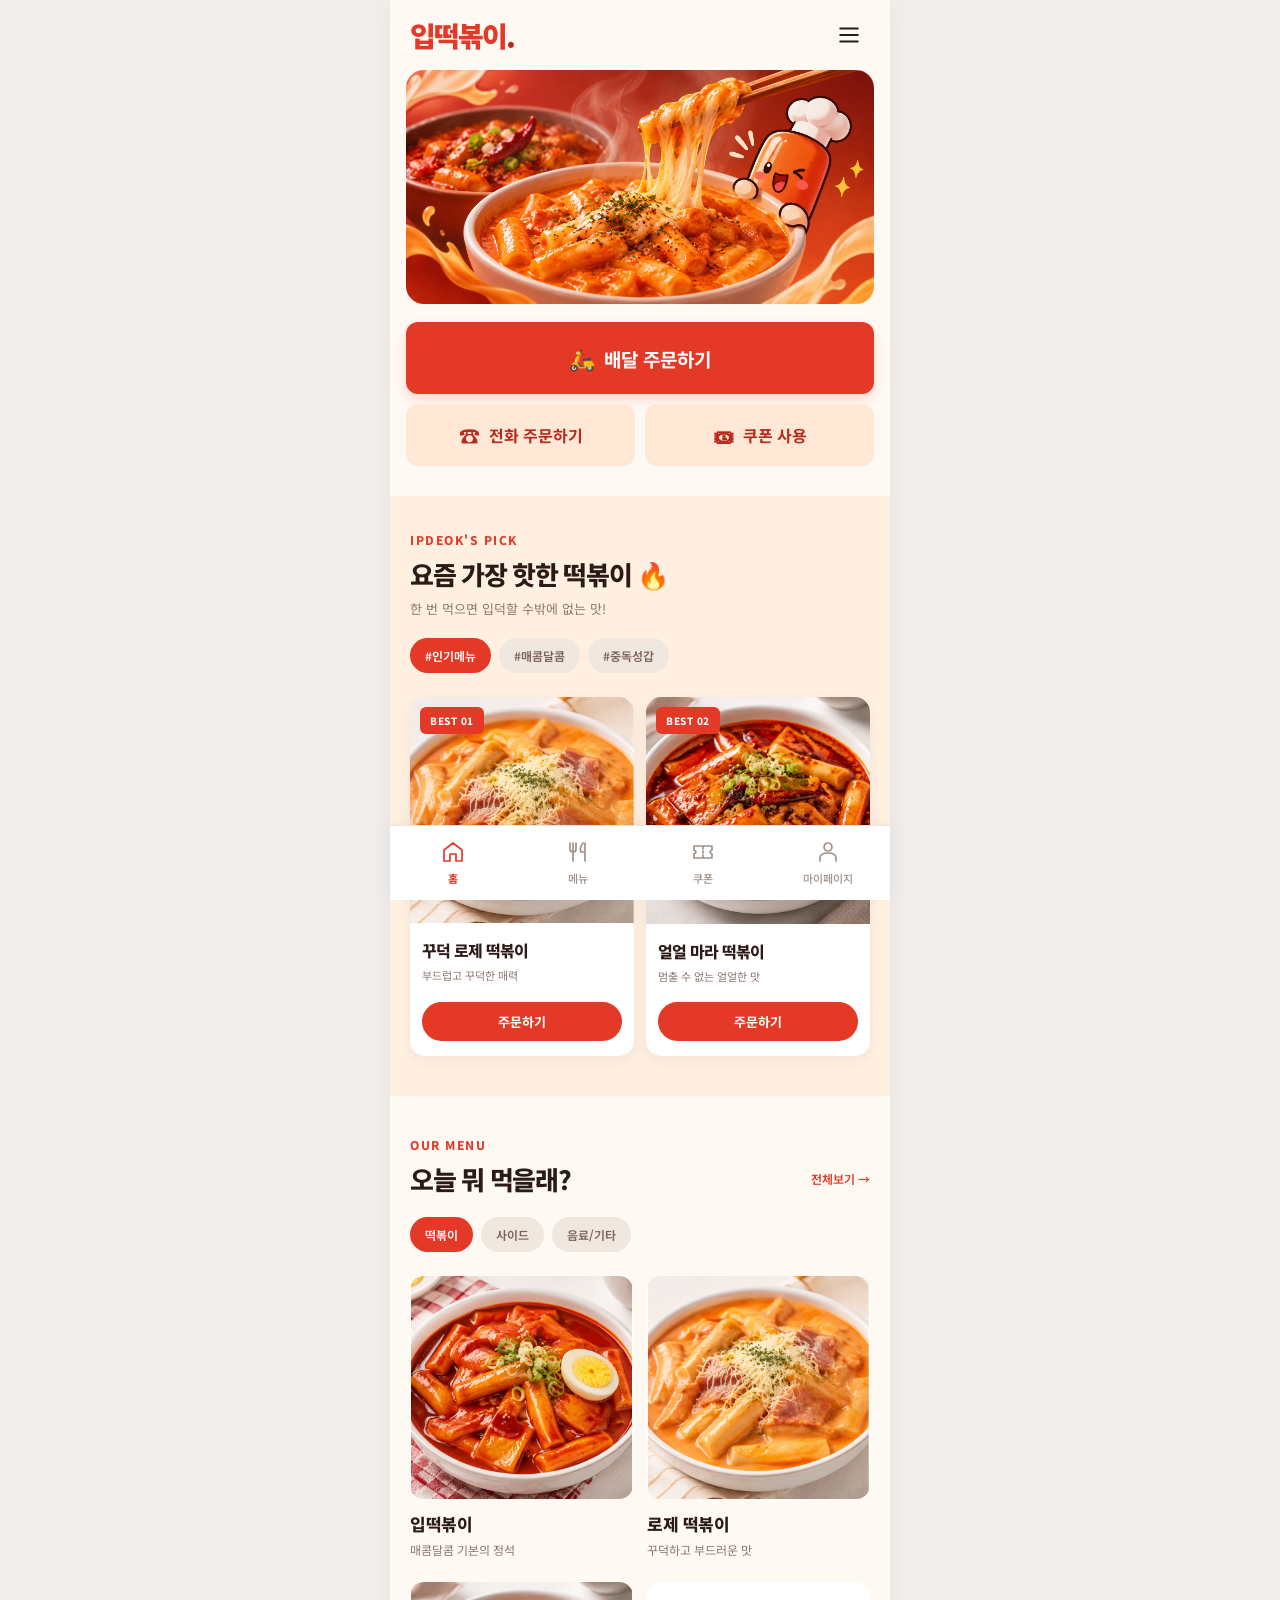
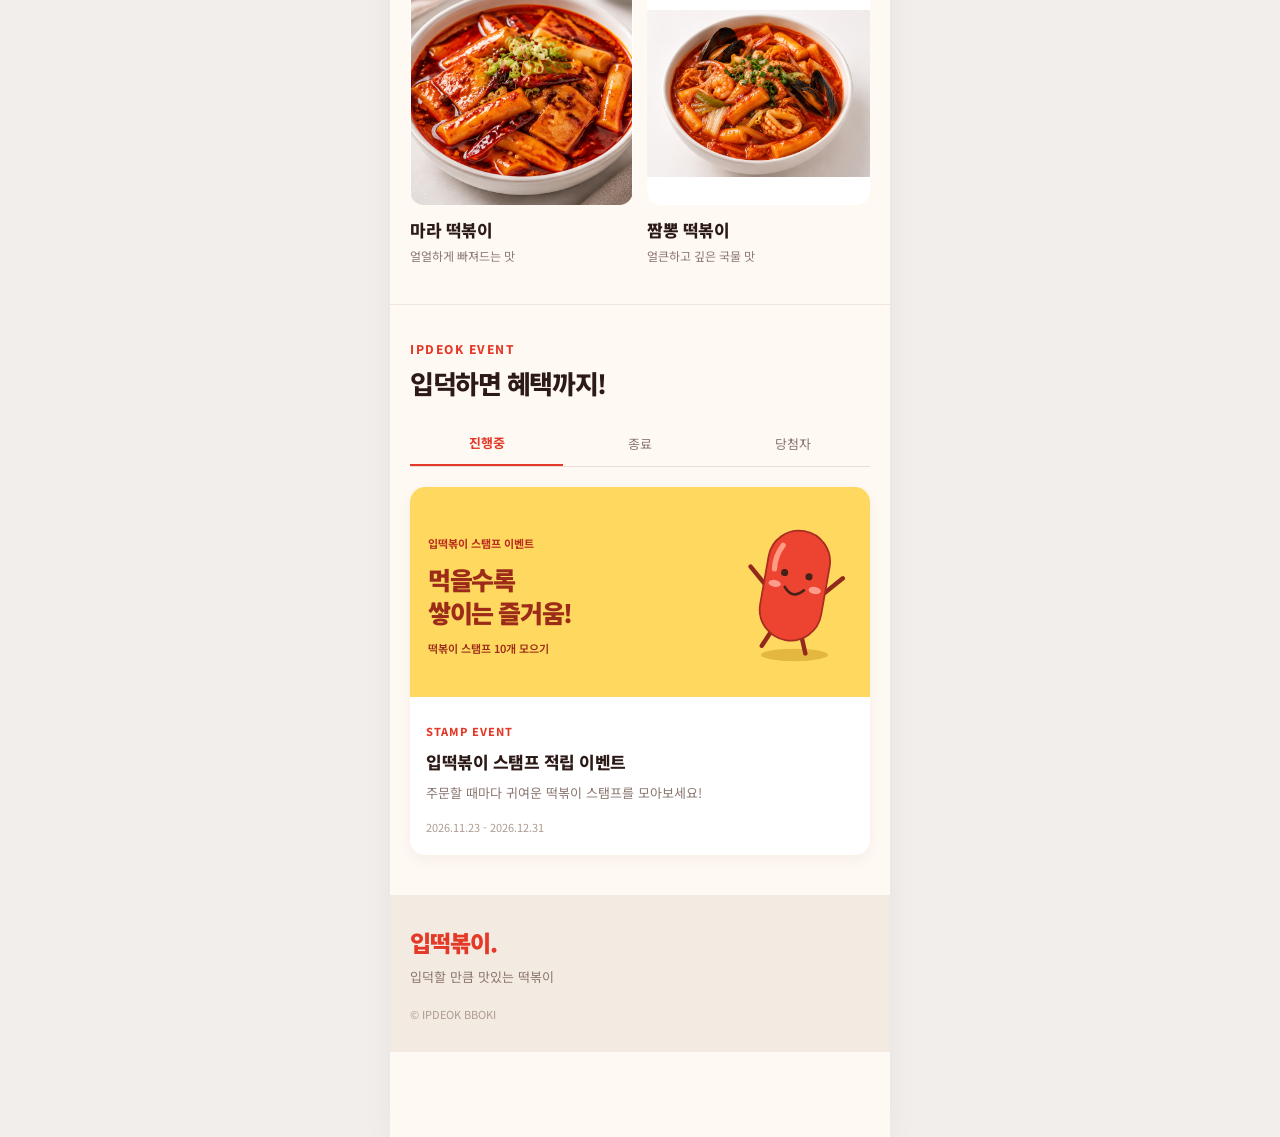
<file: ipdeok_bboki/index.html>
<!DOCTYPE html>
<html lang="ko">
<head>
    <meta charset="UTF-8">
    <meta name="viewport" content="width=device-width, initial-scale=1.0">

    <title>입떡볶이 | IPDEOK</title>

    <link rel="stylesheet" href="css/style.css">
</head>

<body>

<div id="wrap">

    <!-- =========================
         HEADER
    ========================== -->

    <header class="header">

        <a href="index.html" class="header-logo">
            입떡볶이<span>.</span>
        </a>

        <button
            type="button"
            class="menu-btn"
            id="menuBtn"
            aria-label="메뉴 열기"
            aria-expanded="false"
            aria-controls="sideMenu"
        >
            <svg width="26" height="26"
                 viewBox="0 0 24 24"
                 fill="none"
                 stroke="currentColor"
                 stroke-width="2"
                 stroke-linecap="round">

                <path d="M4 6h16"/>
                <path d="M4 12h16"/>
                <path d="M4 18h16"/>

            </svg>
        </button>

    </header>


    <!-- =========================
         메인 배너
    ========================== -->

    <section class="hero">

        <img src="img/hero.png"
             alt="입떡볶이 메인 배너">

    </section>


    <!-- =========================
         주문 버튼
    ========================== -->

    <section class="order-section">

        <button
            type="button"
            class="order-btn delivery-btn"
            onclick="location.href='sub/list/list.html'"
        >
            <span class="order-icon">🛵</span>
            배달 주문하기
        </button>

        <div class="order-btn-group">

            <button
                type="button"
                class="order-btn sub-order-btn"
                onclick="alert('전화 주문 서비스 준비 중입니다.')"
            >
                <span class="order-icon">☎</span>
                전화 주문하기
            </button>

            <button
                type="button"
                class="order-btn sub-order-btn"
                onclick="location.href='sub/payments_finish/payments_finish.html'"
            >
                <span class="order-icon">🎟</span>
                쿠폰 사용
            </button>

        </div>

    </section>


    <!-- =========================
         추천 메뉴
    ========================== -->

    <section class="recommend-section">

        <div class="section-inner">

            <p class="section-label">
                IPDEOK'S PICK
            </p>

            <h2 class="section-title">
                요즘 가장 핫한 떡볶이 🔥
            </h2>

            <p class="section-description">
                한 번 먹으면 입덕할 수밖에 없는 맛!
            </p>

            <div class="tag-group">

                <span class="tag-btn active">
                    #인기메뉴
                </span>

                <span class="tag-btn">
                    #매콤달콤
                </span>

                <span class="tag-btn">
                    #중독성갑
                </span>

            </div>


            <div class="recommend-track">

                <!-- BEST 1 -->

                <article class="recommend-card">

                    <div class="recommend-image">

                        <img src="img/menu-rose.png"
                             alt="꾸덕 로제 떡볶이">

                        <span class="best-badge">
                            BEST 01
                        </span>

                    </div>

                    <div class="recommend-info">

                        <h3>꾸덕 로제 떡볶이</h3>

                        <p>부드럽고 꾸덕한 매력</p>

                        <button
                            type="button"
                            onclick="location.href='sub/details/detail.html'"
                        >
                            주문하기
                        </button>

                    </div>

                </article>


                <!-- BEST 2 -->

                <article class="recommend-card">

                    <div class="recommend-image">

                        <img src="img/menu-mara.png"
                             alt="얼얼 마라 떡볶이">

                        <span class="best-badge">
                            BEST 02
                        </span>

                    </div>

                    <div class="recommend-info">

                        <h3>얼얼 마라 떡볶이</h3>

                        <p>멈출 수 없는 얼얼한 맛</p>

                        <button
                            type="button"
                            onclick="location.href='sub/details/detail.html'"
                        >
                            주문하기
                        </button>

                    </div>

                </article>

            </div>

        </div>

    </section>


    <!-- =========================
         전체 메뉴
    ========================== -->

    <section class="menu-section">

        <div class="section-inner">

            <p class="section-label">
                OUR MENU
            </p>

            <div class="section-heading">

                <h2 class="section-title">
                    오늘 뭐 먹을래?
                </h2>

                <a href="sub/list/list.html"
                   class="more-btn">
                    전체보기 →
                </a>

            </div>

            <div class="tag-group">

                <a href="sub/list/list.html"
                   class="tag-btn active">
                    떡볶이
                </a>

                <a href="sub/list/list.html"
                   class="tag-btn">
                    사이드
                </a>

                <a href="sub/list/list.html"
                   class="tag-btn">
                    음료/기타
                </a>

            </div>


            <div class="menu-grid">

                <!-- 일반 떡볶이 -->

                <a href="sub/details/detail.html"
                   class="menu-card">

                    <div class="menu-image">

                        <img src="img/menu-normal.png"
                             alt="입떡볶이">

                    </div>

                    <h3>입떡볶이</h3>

                    <p>매콤달콤 기본의 정석</p>

                </a>


                <!-- 로제 떡볶이 -->

                <a href="sub/details/detail.html"
                   class="menu-card">

                    <div class="menu-image">

                        <img src="img/menu-rose.png"
                             alt="로제 떡볶이">

                    </div>

                    <h3>로제 떡볶이</h3>

                    <p>꾸덕하고 부드러운 맛</p>

                </a>


                <!-- 마라 떡볶이 -->

                <a href="sub/details/detail.html"
                   class="menu-card">

                    <div class="menu-image">

                        <img src="img/menu-mara.png"
                             alt="마라 떡볶이">

                    </div>

                    <h3>마라 떡볶이</h3>

                    <p>얼얼하게 빠져드는 맛</p>

                </a>


                <!-- 짬뽕 떡볶이 -->

                <a href="sub/details/detail.html"
                   class="menu-card">

                    <div class="menu-image">

                        <img src="img/menu-jjamppong.png"
                             alt="짬뽕 떡볶이">

                    </div>

                    <h3>짬뽕 떡볶이</h3>

                    <p>얼큰하고 깊은 국물 맛</p>

                </a>

            </div>

        </div>

    </section>


    <!-- =========================
         이벤트
    ========================== -->

    <section class="event-section">

        <div class="section-inner">

            <p class="section-label">
                IPDEOK EVENT
            </p>

            <h2 class="section-title">
                입덕하면 혜택까지!
            </h2>

            <div class="event-tab-group">

                <button type="button"
                        class="event-tab active">
                    진행중
                </button>

                <button type="button"
                        class="event-tab">
                    종료
                </button>

                <button type="button"
                        class="event-tab">
                    당첨자
                </button>

            </div>


            <article class="event-card">

                <a href="sub/payments_finish/payments_finish.html"
                   class="event-banner">

                    <div class="event-banner-text">

                        <span>입떡볶이 스탬프 이벤트</span>

                        <h3>
                            먹을수록<br>
                            쌓이는 즐거움!
                        </h3>

                        <p>떡볶이 스탬프 10개 모으기</p>

                    </div>


                    <!-- 떡볶이 캐릭터 SVG -->

                    <svg class="event-character"
                         viewBox="0 0 130 170">

                        <ellipse cx="65" cy="156"
                                 rx="38" ry="7"
                                 fill="#e4b73e"/>

                        <g transform="rotate(10 65 80)">

                            <!-- 팔 -->

                            <path d="M35 85 L12 65
                                     M95 85 L117 60"
                                  stroke="#93291c"
                                  stroke-width="5"
                                  stroke-linecap="round"
                                  fill="none"/>

                            <!-- 다리 -->

                            <path d="M48 132 L40 151
                                     M82 132 L90 151"
                                  stroke="#93291c"
                                  stroke-width="5"
                                  stroke-linecap="round"
                                  fill="none"/>

                            <!-- 몸통 -->

                            <rect x="30" y="15"
                                  width="70" height="125"
                                  rx="35"
                                  fill="#ed4432"
                                  stroke="#a82c20"
                                  stroke-width="2"/>

                            <!-- 몸통 하이라이트 -->

                            <path d="M44 35 Q37 48 39 63"
                                  stroke="#ff9b83"
                                  stroke-width="6"
                                  stroke-linecap="round"
                                  fill="none"/>

                            <!-- 눈 -->

                            <circle cx="51" cy="65"
                                    r="4" fill="#44221a"/>

                            <circle cx="79" cy="65"
                                    r="4" fill="#44221a"/>

                            <!-- 입 -->

                            <path d="M54 81 Q65 94 76 81"
                                  stroke="#44221a"
                                  stroke-width="3"
                                  stroke-linecap="round"
                                  fill="none"/>

                            <!-- 볼 -->

                            <ellipse cx="42" cy="79"
                                     rx="7" ry="4"
                                     fill="#ff9d8d"/>

                            <ellipse cx="88" cy="79"
                                     rx="7" ry="4"
                                     fill="#ff9d8d"/>

                        </g>

                    </svg>

                </a>


                <div class="event-content">

                    <span class="event-subtitle">
                        STAMP EVENT
                    </span>

                    <h3 class="event-title">
                        입떡볶이 스탬프 적립 이벤트
                    </h3>

                    <p class="event-description">
                        주문할 때마다 귀여운 떡볶이
                        스탬프를 모아보세요!
                    </p>

                    <p class="event-date">
                        2026.11.23 - 2026.12.31
                    </p>

                </div>

            </article>

        </div>

    </section>


    <!-- =========================
         하단 브랜드 정보
    ========================== -->

    <footer class="brand-footer">

        <h2>입떡볶이.</h2>

        <p>입덕할 만큼 맛있는 떡볶이</p>

        <span>© IPDEOK BBOKI</span>

    </footer>


    <!-- =========================
         하단 내비게이션
    ========================== -->

    <nav class="bottom-nav">

        <a href="index.html" class="nav-item active">

            <svg viewBox="0 0 24 24">
                <path d="M3 10L12 3L21 10V21H15V14H9V21H3Z"/>
            </svg>

            <span>홈</span>

        </a>


        <a href="sub/list/list.html" class="nav-item">

            <svg viewBox="0 0 24 24">
                <path d="M4 3V9Q4 12 7 12Q10 12 10 9V3
                         M7 3V21
                         M17 3Q13 8 15 12H19
                         M19 3V21"/>
            </svg>

            <span>메뉴</span>

        </a>


        <a href="sub/payments_finish/payments_finish.html"
           class="nav-item">

            <svg viewBox="0 0 24 24">
                <path d="M3 6H21V10
                         Q17 12 21 14V18H3V14
                         Q7 12 3 10Z
                         M12 7V9
                         M12 11V13
                         M12 15V17"/>
            </svg>

            <span>쿠폰</span>

        </a>


        <button type="button"
                class="nav-item"
                id="bottomMenuBtn">

            <svg viewBox="0 0 24 24">
                <circle cx="12" cy="7" r="4"/>
                <path d="M4 21V18Q4 13 12 13Q20 13 20 18V21"/>
            </svg>

            <span>마이페이지</span>

        </button>

    </nav>

</div>


<!-- =========================
     SIDE MENU
========================== -->

<div class="menu-overlay" id="menuOverlay"></div>

<nav class="side-menu" id="sideMenu">

    <div class="side-menu-header">

        <h2>입떡볶이.</h2>

        <button type="button"
                id="closeMenuBtn"
                class="close-menu-btn"
                aria-label="메뉴 닫기">
            ×
        </button>

    </div>

    <p class="side-menu-description">
        입덕할 만큼 맛있는 떡볶이
    </p>

    <ul class="side-menu-list">

        <li>
            <a href="index.html">메인 페이지</a>
        </li>

        <li>
            <a href="sub/list/list.html">메뉴 목록</a>
        </li>

        <li>
            <a href="sub/details/detail.html">메뉴 상세</a>
        </li>

        <li>
            <a href="sub/paymetns/payments.html">
                결제 페이지
            </a>
        </li>

        <li>
            <a href="sub/payments_finish/payments_finish.html">
                결제 완료 페이지
            </a>
        </li>

    </ul>

</nav>


<!-- =========================
     JAVASCRIPT
========================== -->

<script>

    const menuBtn = document.getElementById('menuBtn');
    const sideMenu = document.getElementById('sideMenu');
    const menuOverlay = document.getElementById('menuOverlay');
    const closeMenuBtn = document.getElementById('closeMenuBtn');
    const bottomMenuBtn = document.getElementById('bottomMenuBtn');

    function openMenu() {

        sideMenu.classList.add('active');
        menuOverlay.classList.add('active');

        menuBtn.setAttribute('aria-expanded', 'true');

        document.body.style.overflow = 'hidden';

    }

    function closeMenu() {

        sideMenu.classList.remove('active');
        menuOverlay.classList.remove('active');

        menuBtn.setAttribute('aria-expanded', 'false');

        document.body.style.overflow = '';

    }

    menuBtn.addEventListener('click', function () {

        if (sideMenu.classList.contains('active')) {
            closeMenu();
        } else {
            openMenu();
        }

    });

    bottomMenuBtn.addEventListener('click', openMenu);

    closeMenuBtn.addEventListener('click', closeMenu);

    menuOverlay.addEventListener('click', closeMenu);

    document.addEventListener('keydown', function (event) {

        if (event.key === 'Escape') {
            closeMenu();
        }

    });

</script>

</body>
</html>
</file>
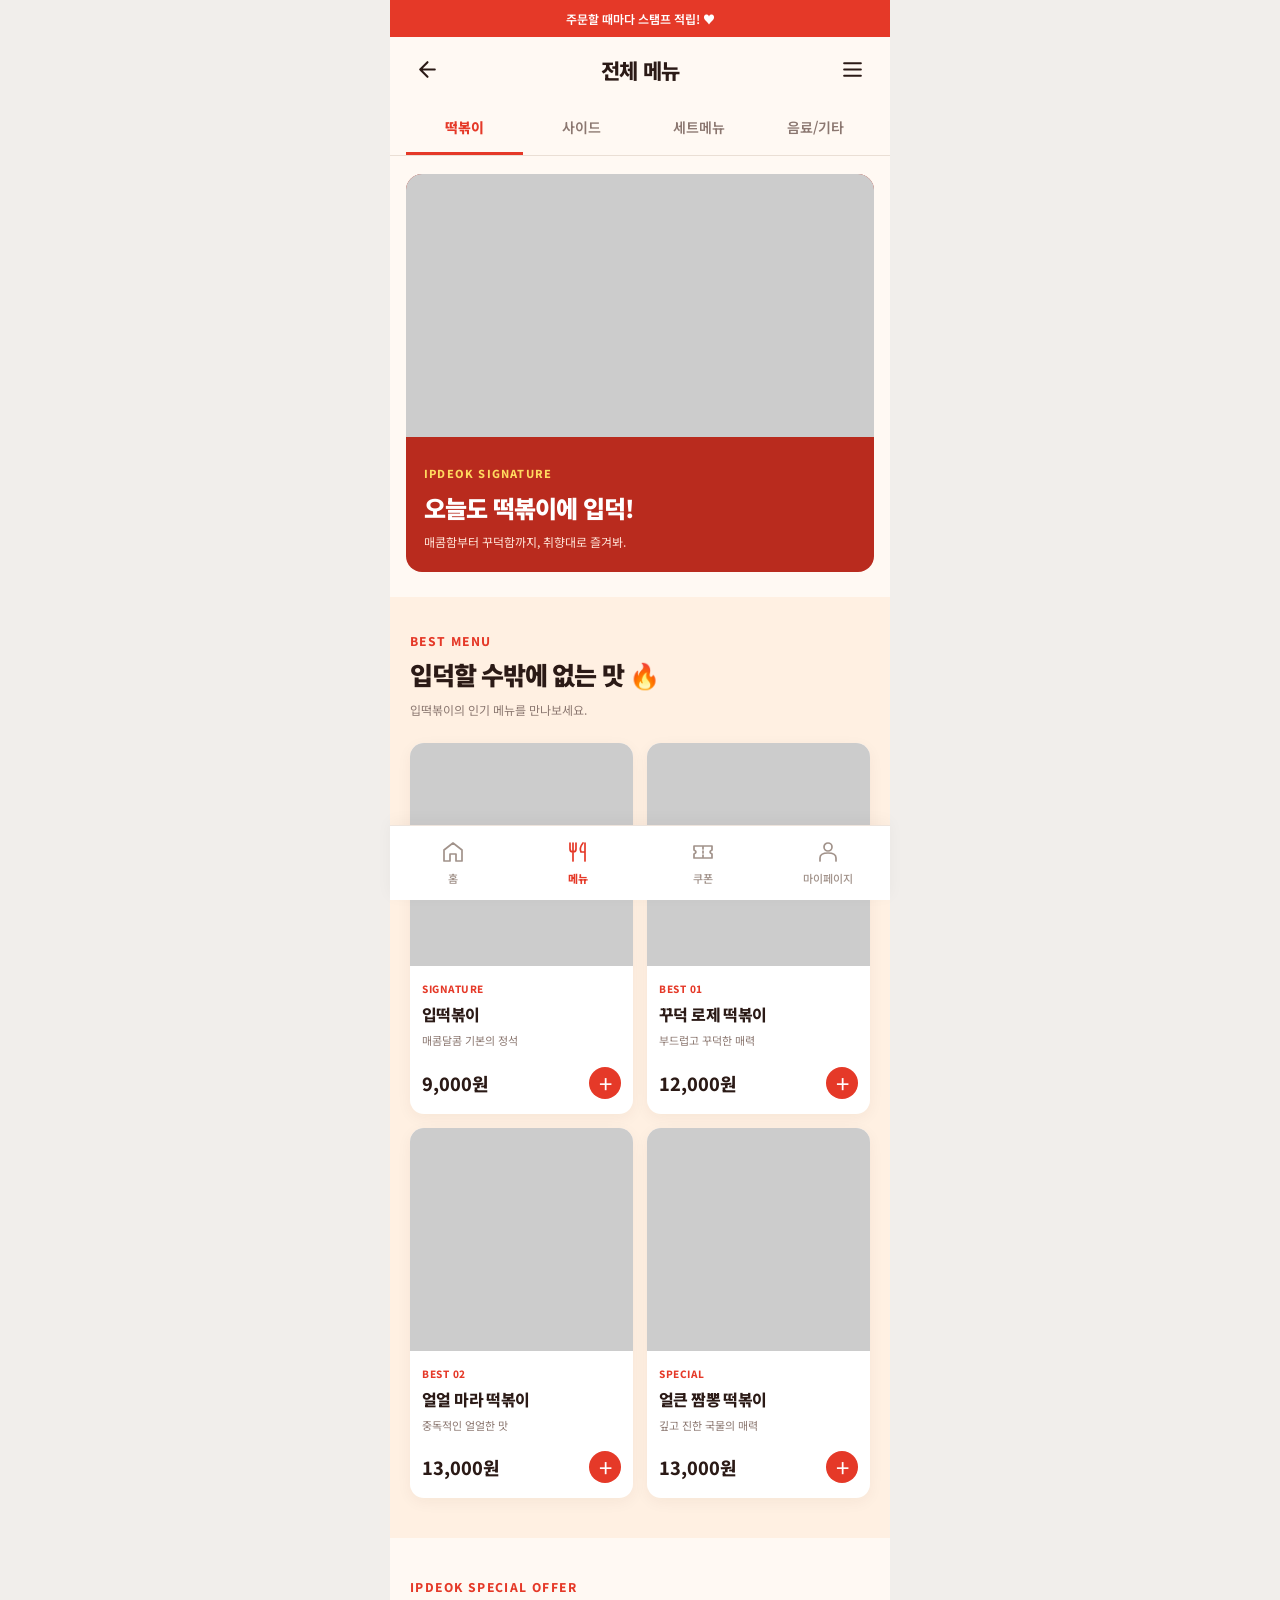
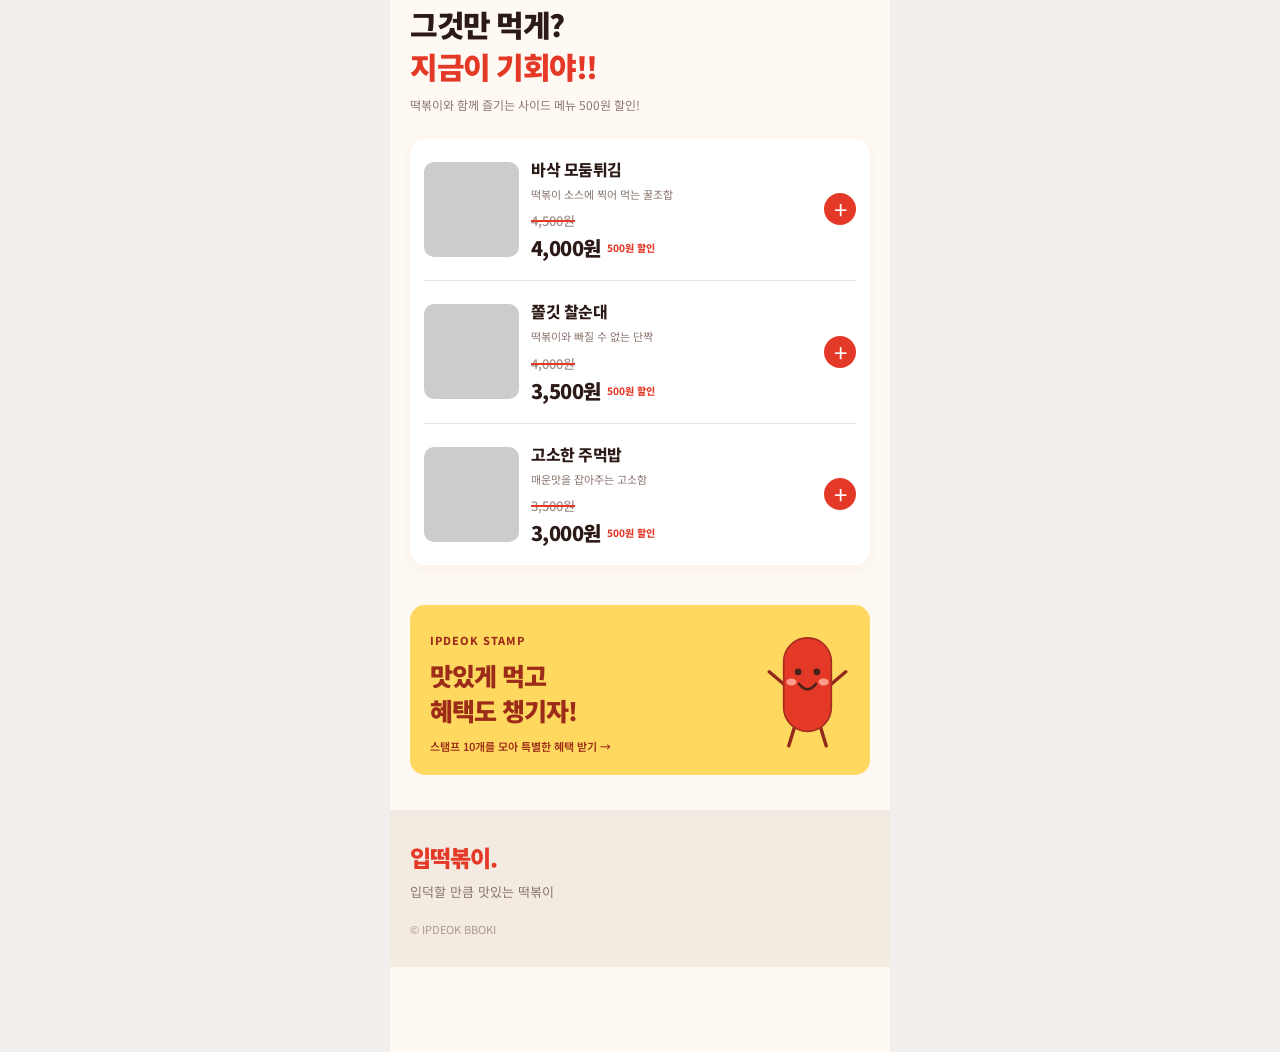
<file: ipdeok_bboki/sub/list/list.html>
<!DOCTYPE html>
<html lang="ko">
<head>
    <meta charset="UTF-8">
    <meta name="viewport" content="width=device-width, initial-scale=1.0">

    <title>전체 메뉴 | 입떡볶이</title>

    <link rel="stylesheet" href="css/list.css">

</head>

<body>

<div id="wrap">

    <!-- =========================
         상단 안내 배너
    ========================== -->

    <div class="top-banner">
        주문할 때마다 스탬프 적립! ♥
    </div>


    <!-- =========================
         HEADER
    ========================== -->

    <header class="header">

        <a href="../../index.html"
           class="back-btn"
           aria-label="메인 페이지로 돌아가기">

            <svg viewBox="0 0 24 24">
                <path d="M19 12H5 M12 5L5 12L12 19"/>
            </svg>

        </a>

        <h1>전체 메뉴</h1>

        <button type="button"
                class="menu-btn"
                id="menuBtn"
                aria-label="메뉴 열기"
                aria-expanded="false"
                aria-controls="sideMenu">

            <svg viewBox="0 0 24 24">
                <path d="M4 6H20 M4 12H20 M4 18H20"/>
            </svg>

        </button>

    </header>


    <!-- =========================
         메뉴 카테고리
    ========================== -->

    <nav class="category-nav">

        <a href="#bestMenu" class="category-btn active">
            떡볶이
        </a>

        <a href="#sideMenuSection" class="category-btn">
            사이드
        </a>

        <button type="button"
                class="category-btn"
                onclick="alert('세트메뉴 준비 중입니다.')">
            세트메뉴
        </button>

        <button type="button"
                class="category-btn"
                onclick="alert('음료 메뉴 준비 중입니다.')">
            음료/기타
        </button>

    </nav>


    <!-- =========================
         메인 배너
    ========================== -->

    <section class="hero-section">

        <div class="hero-banner">

            <!-- 나중에 이미지 추가 -->

            <div class="hero-image"></div>

            <div class="hero-content">

                <span>IPDEOK SIGNATURE</span>

                <h2>오늘도 떡볶이에 입덕!</h2>

                <p>
                    매콤함부터 꾸덕함까지,
                    취향대로 즐겨봐.
                </p>

            </div>

        </div>

    </section>


    <!-- =========================
         베스트 메뉴
    ========================== -->

    <section class="best-section" id="bestMenu">

        <div class="section-inner">

            <p class="section-label">
                BEST MENU
            </p>

            <h2 class="section-title">
                입덕할 수밖에 없는 맛 🔥
            </h2>

            <p class="section-description">
                입떡볶이의 인기 메뉴를 만나보세요.
            </p>


            <div class="product-grid">

                <!-- 일반 떡볶이 -->

                <article class="product-card">

                    <a href="../details/detail.html">

                        <div class="product-image"></div>

                    </a>

                    <div class="product-info">

                        <span class="product-label">
                            SIGNATURE
                        </span>

                        <h3>입떡볶이</h3>

                        <p>매콤달콤 기본의 정석</p>

                        <div class="price-row">

                            <strong>9,000원</strong>

                            <a href="../details/detail.html"
                               class="add-btn"
                               aria-label="입떡볶이 선택">
                                +
                            </a>

                        </div>

                    </div>

                </article>


                <!-- 로제 떡볶이 -->

                <article class="product-card">

                    <a href="../details/detail.html">

                        <div class="product-image"></div>

                    </a>

                    <div class="product-info">

                        <span class="product-label">
                            BEST 01
                        </span>

                        <h3>꾸덕 로제 떡볶이</h3>

                        <p>부드럽고 꾸덕한 매력</p>

                        <div class="price-row">

                            <strong>12,000원</strong>

                            <a href="../details/detail.html"
                               class="add-btn"
                               aria-label="로제 떡볶이 선택">
                                +
                            </a>

                        </div>

                    </div>

                </article>


                <!-- 마라 떡볶이 -->

                <article class="product-card">

                    <a href="../details/detail.html">

                        <div class="product-image"></div>

                    </a>

                    <div class="product-info">

                        <span class="product-label">
                            BEST 02
                        </span>

                        <h3>얼얼 마라 떡볶이</h3>

                        <p>중독적인 얼얼한 맛</p>

                        <div class="price-row">

                            <strong>13,000원</strong>

                            <a href="../details/detail.html"
                               class="add-btn"
                               aria-label="마라 떡볶이 선택">
                                +
                            </a>

                        </div>

                    </div>

                </article>


                <!-- 짬뽕 떡볶이 -->

                <article class="product-card">

                    <a href="../details/detail.html">

                        <div class="product-image"></div>

                    </a>

                    <div class="product-info">

                        <span class="product-label">
                            SPECIAL
                        </span>

                        <h3>얼큰 짬뽕 떡볶이</h3>

                        <p>깊고 진한 국물의 매력</p>

                        <div class="price-row">

                            <strong>13,000원</strong>

                            <a href="../details/detail.html"
                               class="add-btn"
                               aria-label="짬뽕 떡볶이 선택">
                                +
                            </a>

                        </div>

                    </div>

                </article>

            </div>

        </div>

    </section>


    <!-- =========================
         사이드 메뉴 할인 이벤트
    ========================== -->

    <section class="side-section" id="sideMenuSection">

        <div class="section-inner">

            <p class="section-label">
                IPDEOK SPECIAL OFFER
            </p>

            <h2 class="promotion-title">

                그것만 먹게?<br>

                <span>지금이 기회야!!</span>

            </h2>

            <p class="section-description">
                떡볶이와 함께 즐기는 사이드 메뉴 500원 할인!
            </p>


            <div class="side-list">

                <!-- 모둠튀김 -->

                <article class="side-card">

                    <div class="side-image"></div>

                    <div class="side-info">

                        <h3>바삭 모둠튀김</h3>

                        <p>떡볶이 소스에 찍어 먹는 꿀조합</p>

                        <del class="original-price">
                            4,500원
                        </del>

                        <div class="discount-row">

                            <strong class="discount-price">
                                4,000원
                            </strong>

                            <span class="discount-label">
                                500원 할인
                            </span>

                        </div>

                    </div>

                    <button type="button"
                            class="add-btn side-add-btn"
                            data-name="바삭 모둠튀김"
                            data-price="4000"
                            aria-label="모둠튀김 추가"
                            aria-pressed="false">
                        +
                    </button>

                </article>


                <!-- 찰순대 -->

                <article class="side-card">

                    <div class="side-image"></div>

                    <div class="side-info">

                        <h3>쫄깃 찰순대</h3>

                        <p>떡볶이와 빠질 수 없는 단짝</p>

                        <del class="original-price">
                            4,000원
                        </del>

                        <div class="discount-row">

                            <strong class="discount-price">
                                3,500원
                            </strong>

                            <span class="discount-label">
                                500원 할인
                            </span>

                        </div>

                    </div>

                    <button type="button"
                            class="add-btn side-add-btn"
                            data-name="쫄깃 찰순대"
                            data-price="3500"
                            aria-label="찰순대 추가"
                            aria-pressed="false">
                        +
                    </button>

                </article>


                <!-- 주먹밥 -->

                <article class="side-card">

                    <div class="side-image"></div>

                    <div class="side-info">

                        <h3>고소한 주먹밥</h3>

                        <p>매운맛을 잡아주는 고소함</p>

                        <del class="original-price">
                            3,500원
                        </del>

                        <div class="discount-row">

                            <strong class="discount-price">
                                3,000원
                            </strong>

                            <span class="discount-label">
                                500원 할인
                            </span>

                        </div>

                    </div>

                    <button type="button"
                            class="add-btn side-add-btn"
                            data-name="고소한 주먹밥"
                            data-price="3000"
                            aria-label="주먹밥 추가"
                            aria-pressed="false">
                        +
                    </button>

                </article>

            </div>

        </div>

    </section>


    <!-- =========================
         스탬프 이벤트 배너
    ========================== -->

    <section class="stamp-section">

        <a href="../payments_finish/payments_finish.html"
           class="stamp-banner">

            <div class="stamp-content">

                <span>IPDEOK STAMP</span>

                <h2>
                    맛있게 먹고<br>
                    혜택도 챙기자!
                </h2>

                <p>
                    스탬프 10개를 모아 특별한 혜택 받기 →
                </p>

            </div>

            <svg class="stamp-character"
                 viewBox="0 0 100 140">

                <path d="M25 65L5 48 M75 65L95 48
                         M35 112L28 135 M65 112L72 135"
                      stroke="#93291c"
                      stroke-width="4"
                      stroke-linecap="round"
                      fill="none"/>

                <rect x="22" y="8"
                      width="56" height="110"
                      rx="28"
                      fill="#e53928"
                      stroke="#a82c20"
                      stroke-width="2"/>

                <circle cx="39" cy="48" r="4"
                        fill="#44221a"/>

                <circle cx="61" cy="48" r="4"
                        fill="#44221a"/>

                <path d="M40 62Q50 75 60 62"
                      stroke="#44221a"
                      stroke-width="3"
                      stroke-linecap="round"
                      fill="none"/>

                <ellipse cx="31" cy="60"
                         rx="6" ry="4"
                         fill="#ff9d8d"/>

                <ellipse cx="69" cy="60"
                         rx="6" ry="4"
                         fill="#ff9d8d"/>

            </svg>

        </a>

    </section>


    <!-- =========================
         사이드 메뉴 선택 내역
    ========================== -->

    <section class="selection-summary"
             id="selectionSummary"
             hidden>

        <div class="selection-info">

            <p id="selectedCount">선택한 사이드 0개</p>

            <strong id="selectedTotal">0원</strong>

        </div>

        <a href="../paymetns/payments.html"
           class="payment-btn">
            결제 페이지 이동
        </a>

    </section>


    <!-- =========================
         브랜드 푸터
    ========================== -->

    <footer class="brand-footer">

        <h2>입떡볶이.</h2>

        <p>입덕할 만큼 맛있는 떡볶이</p>

        <span>© IPDEOK BBOKI</span>

    </footer>


    <!-- =========================
         하단 내비게이션
    ========================== -->

    <nav class="bottom-nav">

        <a href="../../index.html" class="nav-item">

            <svg viewBox="0 0 24 24">
                <path d="M3 10L12 3L21 10V21H15V14H9V21H3Z"/>
            </svg>

            <span>홈</span>

        </a>


        <a href="list.html" class="nav-item active">

            <svg viewBox="0 0 24 24">
                <path d="M4 3V9Q4 12 7 12Q10 12 10 9V3
                         M7 3V21
                         M17 3Q13 8 15 12H19
                         M19 3V21"/>
            </svg>

            <span>메뉴</span>

        </a>


        <a href="../payments_finish/payments_finish.html"
           class="nav-item">

            <svg viewBox="0 0 24 24">
                <path d="M3 6H21V10Q17 12 21 14V18H3V14
                         Q7 12 3 10Z
                         M12 7V9 M12 11V13 M12 15V17"/>
            </svg>

            <span>쿠폰</span>

        </a>


        <button type="button"
                class="nav-item"
                id="bottomMenuBtn">

            <svg viewBox="0 0 24 24">
                <circle cx="12" cy="7" r="4"/>
                <path d="M4 21V18Q4 13 12 13Q20 13 20 18V21"/>
            </svg>

            <span>마이페이지</span>

        </button>

    </nav>

</div>


<!-- =========================
     햄버거 슬라이드 메뉴
========================== -->

<div class="menu-overlay" id="menuOverlay"></div>

<nav class="side-menu" id="sideMenu">

    <div class="side-menu-header">

        <h2>입떡볶이.</h2>

        <button type="button"
                class="close-menu-btn"
                id="closeMenuBtn"
                aria-label="메뉴 닫기">
            ×
        </button>

    </div>

    <p class="side-menu-description">
        입덕할 만큼 맛있는 떡볶이
    </p>

    <ul class="side-menu-list">

        <li>
            <a href="../../index.html">
                메인 페이지
            </a>
        </li>

        <li>
            <a href="list.html">
                메뉴 목록
            </a>
        </li>

        <li>
            <a href="../details/detail.html">
                메뉴 상세
            </a>
        </li>

        <li>
            <a href="../paymetns/payments.html">
                결제 페이지
            </a>
        </li>

        <li>
            <a href="../payments_finish/payments_finish.html">
                결제 완료 페이지
            </a>
        </li>

    </ul>

</nav>


<!-- =========================
     JAVASCRIPT
========================== -->

<script>

    /* 햄버거 메뉴 */

    const menuBtn = document.getElementById('menuBtn');
    const sideMenu = document.getElementById('sideMenu');
    const menuOverlay = document.getElementById('menuOverlay');
    const closeMenuBtn = document.getElementById('closeMenuBtn');
    const bottomMenuBtn = document.getElementById('bottomMenuBtn');

    function openMenu() {

        sideMenu.classList.add('active');
        menuOverlay.classList.add('active');

        menuBtn.setAttribute('aria-expanded', 'true');

        document.body.style.overflow = 'hidden';

    }

    function closeMenu() {

        sideMenu.classList.remove('active');
        menuOverlay.classList.remove('active');

        menuBtn.setAttribute('aria-expanded', 'false');

        document.body.style.overflow = '';

    }

    menuBtn.addEventListener('click', function () {

        if (sideMenu.classList.contains('active')) {
            closeMenu();
        } else {
            openMenu();
        }

    });

    bottomMenuBtn.addEventListener('click', openMenu);
    closeMenuBtn.addEventListener('click', closeMenu);
    menuOverlay.addEventListener('click', closeMenu);

    document.addEventListener('keydown', function (event) {

        if (event.key === 'Escape') {
            closeMenu();
        }

    });


    /* 카테고리 선택 */

    const categoryLinks =
        document.querySelectorAll('a.category-btn');

    categoryLinks.forEach(function (link) {

        link.addEventListener('click', function () {

            categoryLinks.forEach(function (item) {
                item.classList.remove('active');
            });

            link.classList.add('active');

        });

    });


    /* 사이드 메뉴 추가 및 선택 취소 */

    const addButtons =
        document.querySelectorAll('.side-add-btn');

    const selectionSummary =
        document.getElementById('selectionSummary');

    const selectedCount =
        document.getElementById('selectedCount');

    const selectedTotal =
        document.getElementById('selectedTotal');

    const selectedItems = new Map();


    addButtons.forEach(function (button) {

        button.addEventListener('click', function () {

            const name = button.dataset.name;
            const price = Number(button.dataset.price);

            if (selectedItems.has(name)) {

                selectedItems.delete(name);

                button.classList.remove('selected');
                button.textContent = '+';
                button.setAttribute('aria-pressed', 'false');

            } else {

                selectedItems.set(name, price);

                button.classList.add('selected');
                button.textContent = '✓';
                button.setAttribute('aria-pressed', 'true');

            }

            updateSelection();

        });

    });


    function updateSelection() {

        let total = 0;

        selectedItems.forEach(function (price) {
            total += price;
        });

        selectedCount.textContent =
            '선택한 사이드 ' + selectedItems.size + '개';

        selectedTotal.textContent =
            total.toLocaleString('ko-KR') + '원';

        selectionSummary.hidden =
            selectedItems.size === 0;

    }

</script>

</body>
</html>
</file>
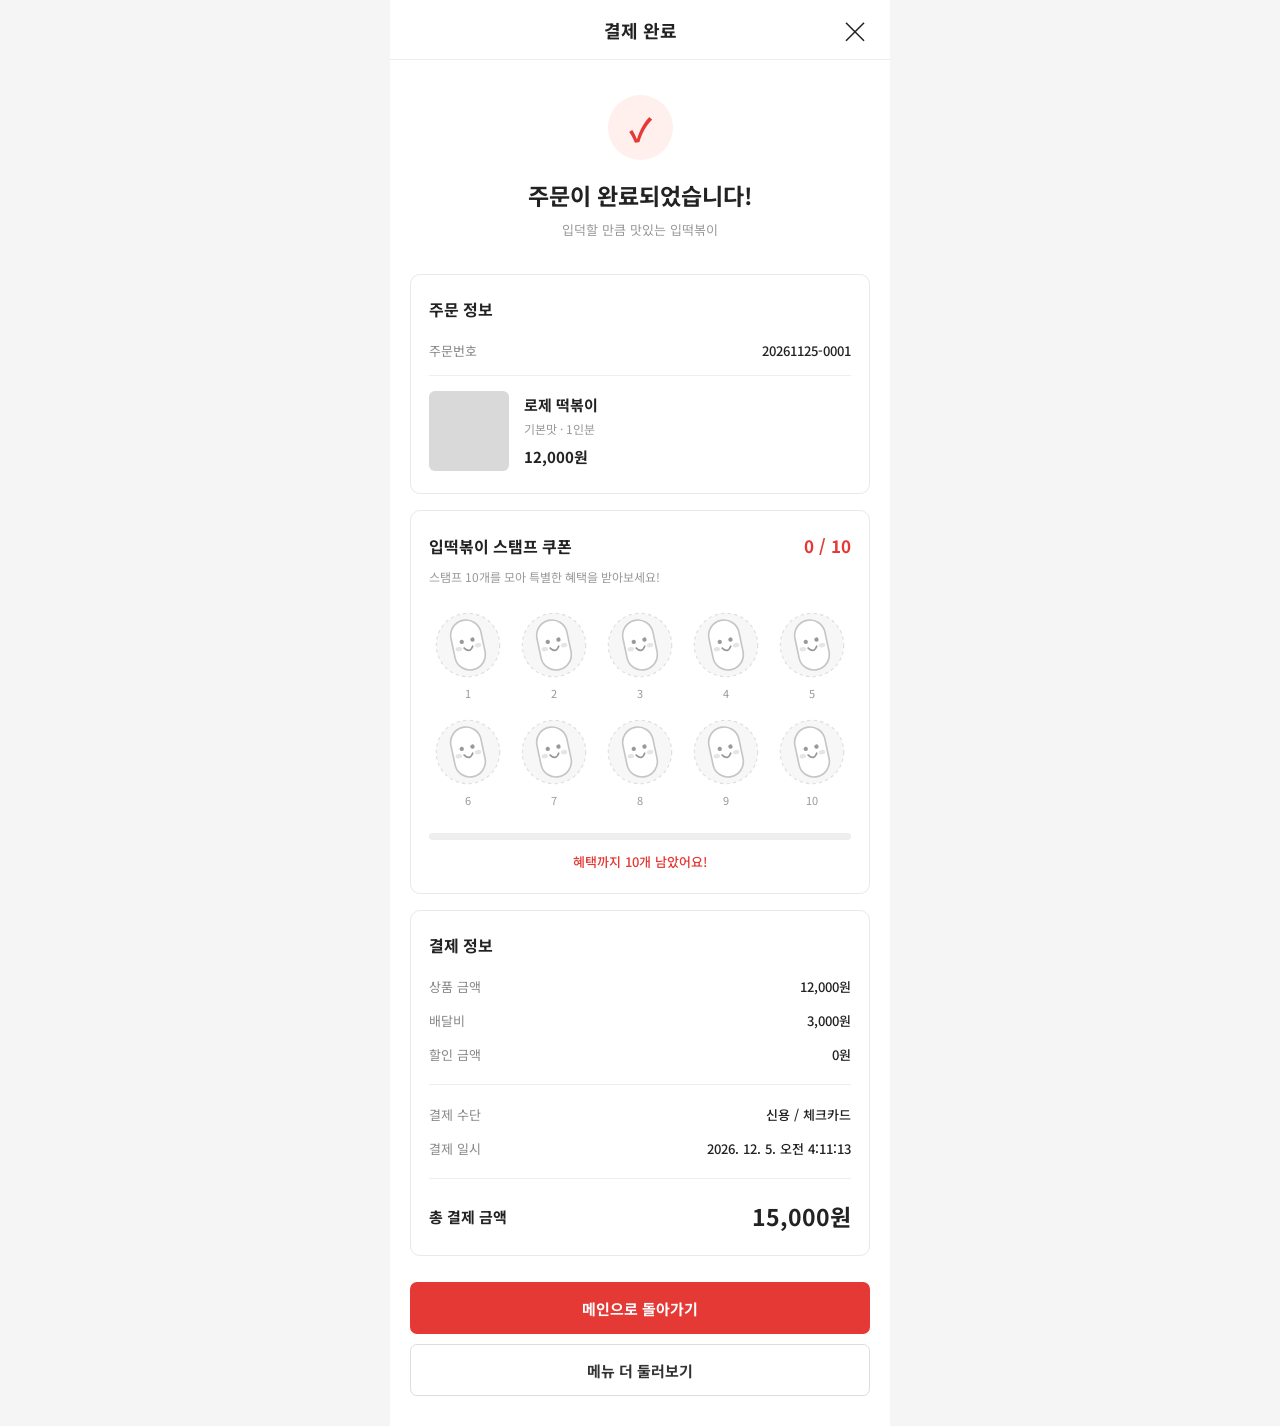
<file: ipdeok_bboki/sub/payments_finish/payments_finish.html>
<!DOCTYPE html>
<html lang="ko">
<head>
    <meta charset="UTF-8">
    <meta name="viewport" content="width=device-width, initial-scale=1.0">

    <title>입떡볶이 - 결제 완료</title>

    <link rel="stylesheet" href="css/payments.css">
</head>
<body>

<div class="finish-wrap">

    <!-- =========================
         HEADER
    ========================== -->

    <header class="finish-header">

        <h1>결제 완료</h1>

        <a href="../../index.html" class="close-btn">
            ×
        </a>

    </header>


    <!-- =========================
         결제 완료 안내
    ========================== -->

    <section class="success-section">

        <div class="success-icon">✓</div>

        <h2>주문이 완료되었습니다!</h2>

        <p>입덕할 만큼 맛있는 입떡볶이</p>

    </section>


    <!-- =========================
         주문 정보
    ========================== -->

    <section class="finish-card">

        <h2 class="card-title">주문 정보</h2>

        <div class="info-row">
            <span>주문번호</span>
            <strong>20261125-0001</strong>
        </div>

        <div class="product-box">

            <div class="product-image"></div>

            <div class="product-info">
                <h3>로제 떡볶이</h3>
                <p>기본맛 · 1인분</p>
                <strong>12,000원</strong>
            </div>

        </div>

    </section>


    <!-- =========================
         스탬프 쿠폰
    ========================== -->

    <section class="finish-card stamp-card">

        <div class="stamp-header">

            <h2 class="card-title">
                입떡볶이 스탬프 쿠폰
            </h2>

            <strong class="stamp-count" id="stampCount">
                1 / 10
            </strong>

        </div>

        <p class="stamp-description">
            스탬프 10개를 모아 특별한 혜택을 받아보세요!
        </p>

        <!-- 떡볶이 캐릭터 10개 -->
        <div class="stamp-grid" id="stampGrid"></div>

        <!-- 적립 진행바 -->
        <div class="stamp-progress">
            <div class="progress-bar" id="progressBar"></div>
        </div>

        <p class="stamp-message" id="stampMessage">
            혜택까지 9개 남았어요!
        </p>

    </section>


    <!-- =========================
         결제 정보
    ========================== -->

    <section class="finish-card">

        <h2 class="card-title">결제 정보</h2>

        <div class="info-row">
            <span>상품 금액</span>
            <strong>12,000원</strong>
        </div>

        <div class="info-row">
            <span>배달비</span>
            <strong>3,000원</strong>
        </div>

        <div class="info-row">
            <span>할인 금액</span>
            <strong>0원</strong>
        </div>

        <div class="line"></div>

        <div class="info-row">
            <span>결제 수단</span>
            <strong>신용 / 체크카드</strong>
        </div>

        <div class="info-row">
            <span>결제 일시</span>
            <strong id="paymentDate"></strong>
        </div>

        <div class="total-price">

            <span>총 결제 금액</span>

            <strong>15,000원</strong>

        </div>

    </section>


    <!-- =========================
         페이지 이동 버튼
    ========================== -->

    <footer class="finish-footer">

        <a href="../../index.html" class="home-btn">
            메인으로 돌아가기
        </a>

        <a href="../list/list.html" class="list-btn">
            메뉴 더 둘러보기
        </a>

    </footer>

</div>


<!-- =========================
     JAVASCRIPT
========================== -->

<script>

    const MAX_STAMPS = 10;

    // 결제 페이지에서 전달된 주문 확인
    const params = new URLSearchParams(location.search);
    const orderId = params.get('order');

    let stampCount = Number(
        localStorage.getItem('ipdeokStamp') || 0
    );

    // 동일한 주문의 중복 적립 방지
    if (orderId) {

        const orderKey = 'ipdeokOrder_' + orderId;

        if (!localStorage.getItem(orderKey)) {

            stampCount = Math.min(
                stampCount + 1,
                MAX_STAMPS
            );

            localStorage.setItem(
                'ipdeokStamp',
                stampCount
            );

            localStorage.setItem(orderKey, 'true');

        }

    }

    const stampGrid = document.getElementById('stampGrid');

    // 떡볶이 캐릭터 10개 생성
    for (let i = 0; i < MAX_STAMPS; i++) {

        const stamp = document.createElement('div');

        stamp.className = 'stamp-item';

        if (i < stampCount) {
            stamp.classList.add('filled');
        }

        stamp.innerHTML = `

            <svg viewBox="0 0 64 64">

                <circle
                    class="stamp-circle"
                    cx="32"
                    cy="32"
                    r="29"
                />

                <g transform="rotate(-12 32 32)">

                    <!-- 떡볶이 몸통 -->
                    <rect
                        class="rice-cake"
                        x="18"
                        y="9"
                        width="28"
                        height="46"
                        rx="14"
                    />

                    <!-- 눈 -->
                    <circle
                        class="face"
                        cx="27"
                        cy="28"
                        r="2"
                    />

                    <circle
                        class="face"
                        cx="37"
                        cy="28"
                        r="2"
                    />

                    <!-- 입 -->
                    <path
                        class="smile"
                        d="M28 34 Q32 40 36 34"
                    />

                    <!-- 볼 -->
                    <ellipse
                        class="cheek"
                        cx="23"
                        cy="34"
                        rx="3"
                        ry="2"
                    />

                    <ellipse
                        class="cheek"
                        cx="41"
                        cy="34"
                        rx="3"
                        ry="2"
                    />

                </g>

            </svg>

            <span>${i + 1}</span>

        `;

        stampGrid.appendChild(stamp);

    }


    // 스탬프 개수 표시
    document.getElementById('stampCount').textContent =
        stampCount + ' / ' + MAX_STAMPS;


    // 진행바 표시
    document.getElementById('progressBar').style.width =
        (stampCount / MAX_STAMPS * 100) + '%';


    // 적립 안내 문구
    const remaining = MAX_STAMPS - stampCount;

    document.getElementById('stampMessage').textContent =
        remaining === 0
        ? '스탬프 적립 완료! 혜택을 받아보세요.'
        : '혜택까지 ' + remaining + '개 남았어요!';


    // 결제 일시 표시
    const paymentTime = orderId && /^\d+$/.test(orderId)
        ? new Date(Number(orderId))
        : new Date();

    document.getElementById('paymentDate').textContent =
        paymentTime.toLocaleString('ko-KR');

</script>

</body>
</html>
</file>
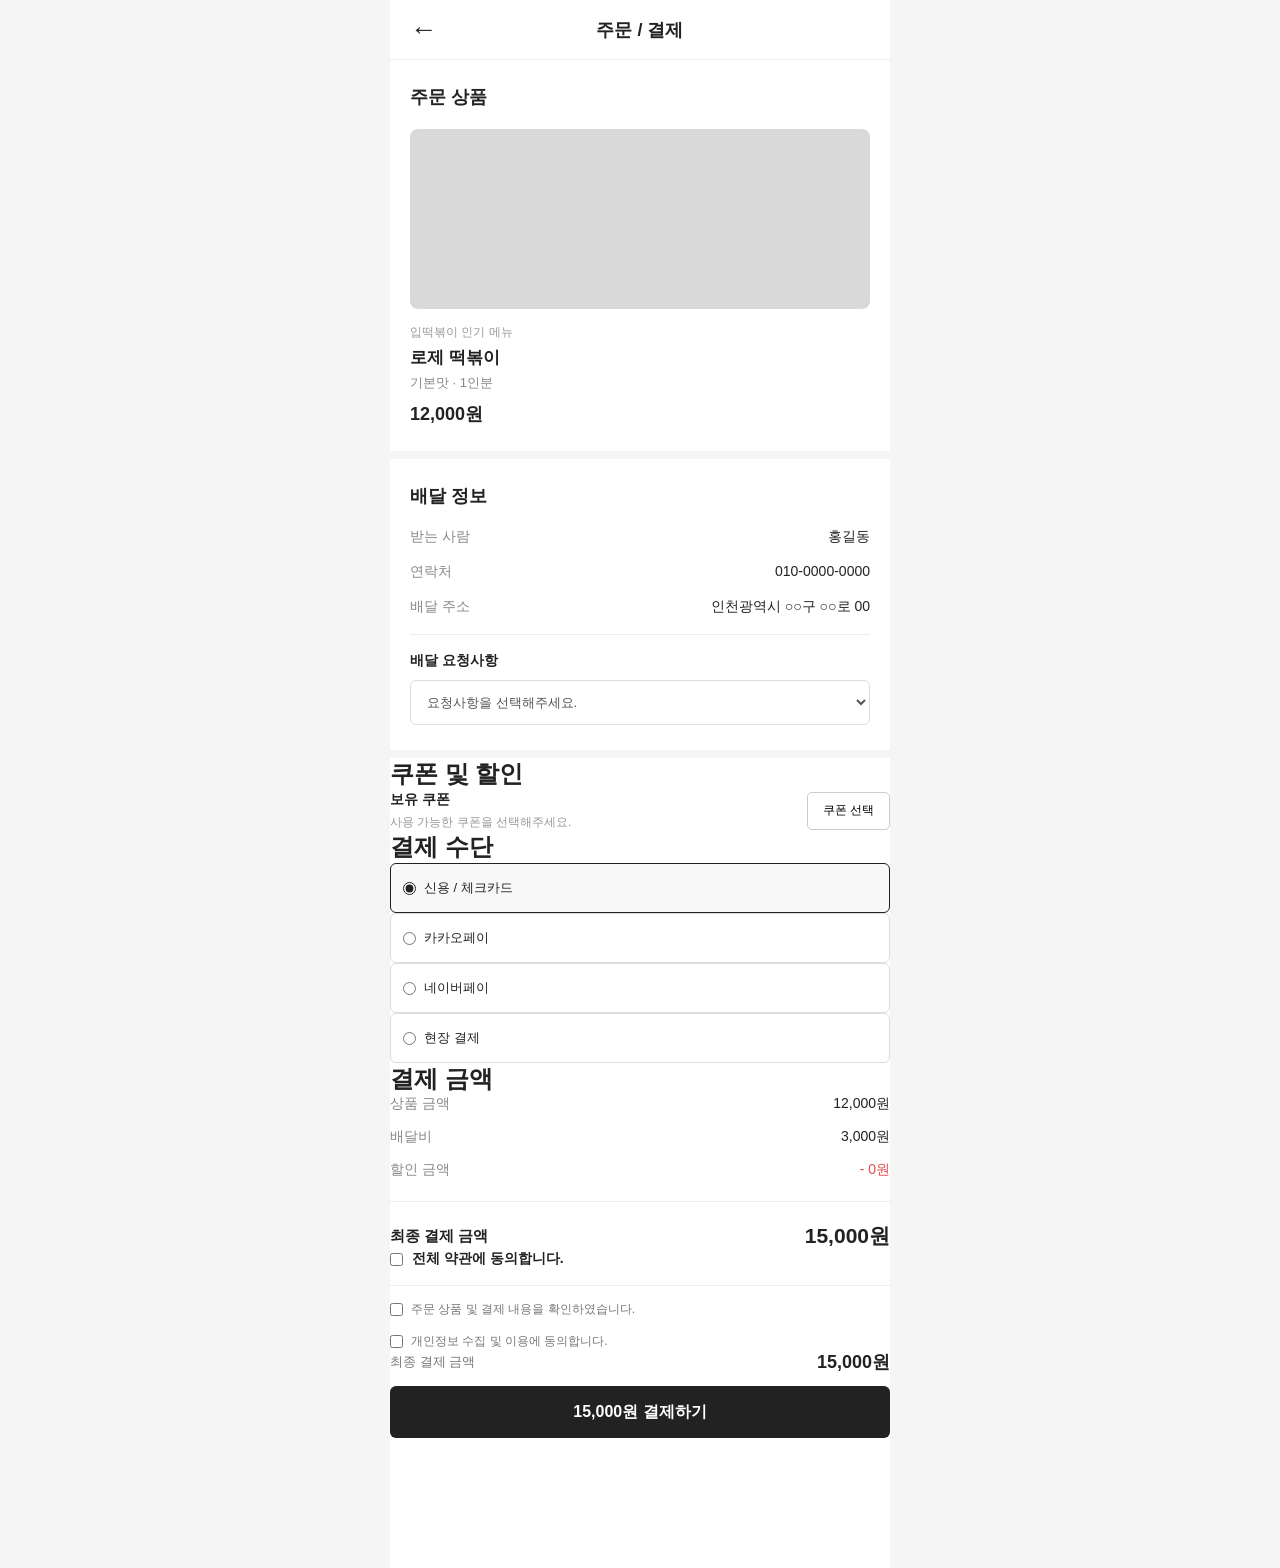
<file: ipdeok_bboki/sub/paymetns/payments.html>
<!DOCTYPE html>
<html lang="ko">
<head>
    <meta charset="UTF-8">
    <meta name="viewport" content="width=device-width, initial-scale=1.0">
    <title>입떡볶이 - 결제하기</title>
   <link rel="stylesheet" href="css/payments.css">
</head>
<body>

<div class="payment-wrap">

    <!-- 헤더 -->
    <header class="payment-header">
        <a href="../details/details.html" class="back-btn">←</a>
        <h1>주문 / 결제</h1>
    </header>

    <!-- 주문 상품 -->
    <section class="payment-section product-section">
        <h2>주문 상품</h2>

        <div class="product-card">
            <div class="product-image"></div>

            <div class="product-info">
                <span class="product-category">입떡볶이 인기 메뉴</span>
                <h3>로제 떡볶이</h3>
                <p>기본맛 · 1인분</p>
                <strong class="product-price">12,000원</strong>
            </div>
        </div>
    </section>

    <!-- 배달 정보 -->
    <section class="payment-section">
        <h2>배달 정보</h2>

        <div class="info-row">
            <span>받는 사람</span>
            <strong>홍길동</strong>
        </div>

        <div class="info-row">
            <span>연락처</span>
            <strong>010-0000-0000</strong>
        </div>

        <div class="info-row address-row">
            <span>배달 주소</span>
            <strong>인천광역시 ○○구 ○○로 00</strong>
        </div>

        <div class="delivery-request">
            <label for="request">배달 요청사항</label>
            <select id="request">
                <option>요청사항을 선택해주세요.</option>
                <option>문 앞에 놓아주세요.</option>
                <option>벨을 눌러주세요.</option>
                <option>배송 전에 연락주세요.</option>
            </select>
        </div>
    </section>

    <!-- 쿠폰 -->
    <section class="payments-section">
        <h2>쿠폰 및 할인</h2>

        <div class="coupon-box">
            <div>
                <strong>보유 쿠폰</strong>
                <p>사용 가능한 쿠폰을 선택해주세요.</p>
            </div>
            <button type="button" class="coupon-btn">쿠폰 선택</button>
        </div>
    </section>

    <!-- 결제 수단 -->
    <section class="payments-section">
        <h2>결제 수단</h2>

        <div class="payments-methods">
            <label class="method-item">
                <input type="radio" name="payment" value="card" checked>
                <span>신용 / 체크카드</span>
            </label>

            <label class="method-item">
                <input type="radio" name="payment" value="kakao">
                <span>카카오페이</span>
            </label>

            <label class="method-item">
                <input type="radio" name="payment" value="naver">
                <span>네이버페이</span>
            </label>

            <label class="method-item">
                <input type="radio" name="payment" value="cash">
                <span>현장 결제</span>
            </label>
        </div>
    </section>

    <!-- 결제 금액 -->
    <section class="payments-section price-section">
        <h2>결제 금액</h2>

        <div class="price-row">
            <span>상품 금액</span>
            <strong>12,000원</strong>
        </div>

        <div class="price-row">
            <span>배달비</span>
            <strong>3,000원</strong>
        </div>

        <div class="price-row discount">
            <span>할인 금액</span>
            <strong>- 0원</strong>
        </div>

        <div class="total-price">
            <span>최종 결제 금액</span>
            <strong>15,000원</strong>
        </div>
    </section>

    <!-- 약관 동의 -->
    <section class="payments-section agreement-section">
        <label class="agreement-all">
            <input type="checkbox" id="agreeAll">
            <strong>전체 약관에 동의합니다.</strong>
        </label>

        <div class="agreement-item">
            <label>
                <input type="checkbox" class="agree-check">
                주문 상품 및 결제 내용을 확인하였습니다.
            </label>
        </div>

        <div class="agreement-item">
            <label>
                <input type="checkbox" class="agree-check">
                개인정보 수집 및 이용에 동의합니다.
            </label>
        </div>
    </section>

    <!-- 하단 결제 버튼 -->
    <footer class="payments-footer">
        <div class="footer-price">
            <span>최종 결제 금액</span>
            <strong>15,000원</strong>
        </div>

<button
    type="button"
    class="pay-btn"
    onclick="completePayment()"
>
    15,000원 결제하기
</button>
    </footer>

</div>

<script>
    const agreeAll = document.querySelector("#agreeAll");
    const agreeChecks = document.querySelectorAll(".agree-check");

    agreeAll.addEventListener("change", function () {
        agreeChecks.forEach(check => {
            check.checked = agreeAll.checked;
        });
    });

    agreeChecks.forEach(check => {
        check.addEventListener("change", function () {
            agreeAll.checked = [...agreeChecks].every(item => item.checked);
        });
    });
    
</script>

</body>
</html>
</file>
<file: ipdeok_bboki/css/style.css>
@import url('https://fonts.googleapis.com/css2?family=Noto+Sans+KR:wght@300;400;500;600;700;800;900&display=swap');


/* ==============================
   브랜드 컬러
============================== */

:root {

    --main-red: #e53928;
    --dark-red: #b92b1e;
    --cream: #fff9f3;
    --light-orange: #fff0e2;
    --soft-orange: #ffe8d6;
    --yellow: #ffd95f;
    --text-color: #2b1a16;
    --sub-text: #8b7770;
    --white: #ffffff;

}


/* ==============================
   기본 설정
============================== */

* {
    margin: 0;
    padding: 0;
    box-sizing: border-box;
}

body {
    font-family: 'Noto Sans KR', sans-serif;
    background-color: #f1eeeb;
    color: var(--text-color);
}

a {
    text-decoration: none;
    color: inherit;
}

button {
    font-family: inherit;
    cursor: pointer;
    border: none;
    background: none;
}

img {
    display: block;
    max-width: 100%;
}

ul {
    list-style: none;
}

button,
a {
    -webkit-tap-highlight-color: transparent;
}

#wrap {
    width: 100%;
    max-width: 500px;
    min-height: 100vh;
    margin: 0 auto;
    background-color: var(--cream);
    padding-bottom: 85px;
    overflow: hidden;
    box-shadow: 0 0 30px rgba(50, 25, 15, 0.05);
}

.section-inner {
    padding: 0 20px;
}


/* ==============================
   HEADER
============================== */

.header {
    width: 100%;
    height: 70px;
    padding: 0 20px;

    display: flex;
    justify-content: space-between;
    align-items: center;

    background-color: var(--cream);
}

.header-logo {
    font-size: 28px;
    font-weight: 900;
    letter-spacing: -2px;
    color: var(--main-red);
}

.header-logo span {
    color: var(--dark-red);
}

.menu-btn {
    width: 42px;
    height: 42px;

    display: flex;
    align-items: center;
    justify-content: center;

    color: var(--text-color);
}


/* ==============================
   메인 배너
============================== */

.hero {
    width: calc(100% - 32px);
    margin: 0 auto;

    border-radius: 18px;
    overflow: hidden;

    background-color: var(--soft-orange);
}

.hero img {
    width: 100%;
    height: auto;
    object-fit: contain;
}


/* ==============================
   주문 버튼
============================== */

.order-section {
    padding: 18px 16px 30px;
}

.order-btn {
    width: 100%;
    min-height: 62px;
    border-radius: 12px;

    display: flex;
    align-items: center;
    justify-content: center;
    gap: 9px;

    font-size: 16px;
    font-weight: 700;

    transition: opacity 0.2s,
                transform 0.2s;
}

.order-btn:active {
    transform: scale(0.98);
    opacity: 0.8;
}

.delivery-btn {
    min-height: 72px;

    background-color: var(--main-red);
    color: var(--white);

    font-size: 19px;

    box-shadow: 0 5px 12px
                rgba(229, 57, 40, 0.18);
}

.order-btn-group {
    display: grid;
    grid-template-columns: repeat(2, minmax(0, 1fr));
    gap: 10px;
    margin-top: 10px;
}

.sub-order-btn {
    background-color: var(--soft-orange);
    color: var(--dark-red);
}

.order-icon {
    font-size: 21px;
}


/* ==============================
   공통 섹션 제목
============================== */

.section-label {
    font-size: 12px;
    font-weight: 800;
    letter-spacing: 1.5px;
    color: var(--main-red);
    margin-bottom: 8px;
}

.section-title {
    font-size: 26px;
    font-weight: 800;
    letter-spacing: -1.3px;
    line-height: 1.4;
    color: var(--text-color);
}

.section-description {
    margin-top: 7px;
    font-size: 13px;
    color: var(--sub-text);
}

.section-heading {
    display: flex;
    justify-content: space-between;
    align-items: center;
    gap: 8px;
}

.more-btn {
    flex-shrink: 0;
    font-size: 12px;
    font-weight: 600;
    color: var(--main-red);
}


/* ==============================
   해시태그 및 메뉴 탭
============================== */

.tag-group {
    display: flex;
    align-items: center;
    flex-wrap: wrap;
    gap: 8px;

    margin-top: 20px;
    margin-bottom: 24px;
}

.tag-btn {
    display: inline-flex;
    align-items: center;
    justify-content: center;

    padding: 9px 15px;
    border-radius: 30px;

    background-color: #f0e7df;
    color: #79635a;

    font-size: 12px;
    font-weight: 600;
    white-space: nowrap;
}

.tag-btn.active {
    background-color: var(--main-red);
    color: var(--white);
}


/* ==============================
   추천 메뉴
============================== */

.recommend-section {
    padding: 35px 0 40px;
    background-color: var(--light-orange);
}

.recommend-track {
    display: grid;
    grid-template-columns: repeat(2, minmax(0, 1fr));
    gap: 12px;
    width: 100%;
}

.recommend-card {
    min-width: 0;

    display: flex;
    flex-direction: column;

    background-color: var(--white);
    border-radius: 15px;
    overflow: hidden;

    box-shadow: 0 4px 15px
                rgba(80, 40, 20, 0.06);
}


/* 추천 메뉴 이미지 */

.recommend-image {
    position: relative;
    width: 100%;
    aspect-ratio: 1 / 1;
    background-color: var(--white);
}

.recommend-image img {
    width: 100%;
    height: 100%;

    object-fit: contain;
}


/* BEST 표시 */

.best-badge {
    position: absolute;
    top: 10px;
    left: 10px;

    padding: 6px 10px;
    border-radius: 6px;

    background-color: var(--main-red);
    color: var(--white);

    font-size: 10px;
    font-weight: 800;
    letter-spacing: 0.5px;
}


/* 추천 메뉴 정보 */

.recommend-info {
    flex: 1;

    display: flex;
    flex-direction: column;

    padding: 15px 12px;
}

.recommend-info h3 {
    font-size: 16px;
    font-weight: 800;
    letter-spacing: -0.7px;
    margin-bottom: 5px;
}

.recommend-info p {
    font-size: 11px;
    color: var(--sub-text);
    margin-bottom: 18px;
}

.recommend-info button {
    width: 100%;
    min-height: 39px;
    margin-top: auto;

    border-radius: 30px;
    background-color: var(--main-red);
    color: var(--white);

    font-size: 13px;
    font-weight: 700;
}

.recommend-info button:active {
    background-color: var(--dark-red);
}


/* ==============================
   전체 메뉴
============================== */

.menu-section {
    padding: 40px 0;
}

.menu-grid {
    display: grid;
    grid-template-columns: repeat(2, minmax(0, 1fr));
    gap: 24px 14px;
}

.menu-card {
    display: block;
    min-width: 0;
}

.menu-image {
    width: 100%;
    aspect-ratio: 1 / 1;

    border-radius: 14px;
    overflow: hidden;

    background-color: var(--white);
}

.menu-image img {
    width: 100%;
    height: 100%;

    object-fit: contain;

    transition: transform 0.3s ease;
}

.menu-card:hover .menu-image img {
    transform: scale(1.03);
}

.menu-card h3 {
    margin-top: 12px;

    font-size: 17px;
    font-weight: 800;
    letter-spacing: -0.5px;
}

.menu-card p {
    margin-top: 5px;

    font-size: 12px;
    color: var(--sub-text);
}


/* ==============================
   이벤트
============================== */

.event-section {
    padding: 35px 0 40px;
    border-top: 1px solid #f0e5db;
}

.event-tab-group {
    display: grid;
    grid-template-columns: repeat(3, 1fr);

    margin-top: 20px;
    margin-bottom: 20px;

    border-bottom: 1px solid #e8ded5;
}

.event-tab {
    padding: 12px 0;
    font-size: 13px;
    color: var(--sub-text);
}

.event-tab.active {
    color: var(--main-red);
    font-weight: 700;
    border-bottom: 2px solid var(--main-red);
}

.event-card {
    border-radius: 15px;
    overflow: hidden;
    background-color: var(--white);
    box-shadow: 0 4px 15px rgba(80, 40, 20, 0.05);
}


/* 이벤트 배너 */

.event-banner {
    display: flex;
    align-items: center;
    justify-content: space-between;

    position: relative;

    width: 100%;
    min-height: 210px;
    padding: 22px 18px;

    background-color: var(--yellow);
    overflow: hidden;
}

.event-banner-text {
    position: relative;
    z-index: 1;
    flex: 1;
    min-width: 0;
}

.event-banner-text span {
    font-size: 11px;
    font-weight: 700;
    color: var(--dark-red);
}

.event-banner-text h3 {
    margin: 10px 0;

    font-size: 25px;
    font-weight: 900;
    letter-spacing: -1.4px;
    line-height: 1.35;

    color: #9c2c19;
}

.event-banner-text p {
    font-size: 11px;
    font-weight: 600;
    color: #9c2c19;
}

.event-character {
    flex-shrink: 0;
    width: 115px;
    height: auto;
}


/* 이벤트 설명 */

.event-content {
    padding: 20px 16px;
}

.event-subtitle {
    color: var(--main-red);
    font-size: 11px;
    font-weight: 800;
    letter-spacing: 1px;
}

.event-title {
    font-size: 17px;
    font-weight: 800;
    margin-top: 8px;
    margin-bottom: 8px;
    letter-spacing: -0.5px;
}

.event-description {
    font-size: 13px;
    color: var(--sub-text);
    line-height: 1.7;
}

.event-date {
    margin-top: 15px;
    font-size: 11px;
    color: #ad9b92;
}


/* ==============================
   브랜드 푸터
============================== */

.brand-footer {
    padding: 30px 20px;
    background-color: #f3eae1;
}

.brand-footer h2 {
    font-size: 23px;
    font-weight: 900;
    color: var(--main-red);
    letter-spacing: -1px;
}

.brand-footer p {
    margin-top: 8px;
    font-size: 13px;
    color: var(--sub-text);
}

.brand-footer span {
    display: block;
    margin-top: 20px;
    font-size: 11px;
    color: #ad9b92;
}


/* ==============================
   하단 내비게이션
============================== */

.bottom-nav {
    position: fixed;
    bottom: 0;
    left: 50%;
    transform: translateX(-50%);

    width: 100%;
    max-width: 500px;

    min-height: 75px;
    padding: 10px 0 calc(10px + env(safe-area-inset-bottom));

    display: grid;
    grid-template-columns: repeat(4, 1fr);

    background-color: var(--white);
    border-top: 1px solid #eee4dc;

    box-shadow: 0 -4px 15px
                rgba(60, 30, 15, 0.04);

    z-index: 100;
}

.nav-item {
    display: flex;
    flex-direction: column;
    align-items: center;
    justify-content: center;
    gap: 6px;

    color: #a1928a;
    font-size: 11px;
    font-weight: 500;
}

.nav-item svg {
    width: 24px;
    height: 24px;

    fill: none;
    stroke: currentColor;
    stroke-width: 1.7;
    stroke-linecap: round;
    stroke-linejoin: round;
}

.nav-item.active {
    color: var(--main-red);
    font-weight: 700;
}


/* ==============================
   햄버거 메뉴 배경
============================== */

.menu-overlay {
    position: fixed;
    inset: 0;

    background-color: rgba(0, 0, 0, 0.45);

    opacity: 0;
    visibility: hidden;

    transition: opacity 0.3s ease,
                visibility 0.3s ease;

    z-index: 200;
}

.menu-overlay.active {
    opacity: 1;
    visibility: visible;
}


/* ==============================
   슬라이드 메뉴
============================== */

.side-menu {
    position: fixed;
    top: 0;
    right: max(0px, calc((100% - 500px) / 2));

    width: min(300px, 85vw);
    height: 100dvh;

    padding: 25px 20px;

    background-color: var(--cream);

    transform: translateX(110%);
    visibility: hidden;

    transition: transform 0.3s ease,
                visibility 0.3s ease;

    overflow-y: auto;
    z-index: 300;
}

.side-menu.active {
    transform: translateX(0);
    visibility: visible;
}

.side-menu-header {
    display: flex;
    align-items: center;
    justify-content: space-between;
}

.side-menu-header h2 {
    color: var(--main-red);
    font-size: 27px;
    font-weight: 900;
    letter-spacing: -1px;
}

.close-menu-btn {
    width: 35px;
    height: 35px;
    font-size: 30px;
    color: var(--text-color);
}

.side-menu-description {
    font-size: 12px;
    color: var(--sub-text);
    margin-top: 8px;
    margin-bottom: 35px;
}

.side-menu-list li {
    border-bottom: 1px solid #eadfd5;
}

.side-menu-list li a {
    display: block;
    padding: 20px 5px;

    font-size: 16px;
    font-weight: 600;
}

.side-menu-list li a:hover {
    color: var(--main-red);
}


/* ==============================
   작은 모바일 화면
============================== */

@media (max-width: 380px) {

    .section-inner {
        padding: 0 16px;
    }

    .section-title {
        font-size: 23px;
    }

    .recommend-track {
        gap: 10px;
    }

    .recommend-info {
        padding: 12px 10px;
    }

    .recommend-info h3 {
        font-size: 14px;
    }

    .tag-btn {
        font-size: 11px;
        padding: 8px 12px;
    }

    .event-banner-text h3 {
        font-size: 21px;
    }

    .event-character {
        width: 90px;
    }

    .event-banner {
        padding: 18px 14px;
        min-height: 180px;
    }

}
</file>
<file: ipdeok_bboki/sub/list/css/list.css>
@import url('https://fonts.googleapis.com/css2?family=Noto+Sans+KR:wght@300;400;500;600;700;800;900&display=swap');


/* ==============================
   브랜드 컬러
============================== */

:root {

    --main-red: #e53928;
    --dark-red: #b92b1e;
    --cream: #fff9f3;
    --light-orange: #fff0e2;
    --soft-orange: #ffe8d6;
    --yellow: #ffd95f;
    --text-color: #2b1a16;
    --sub-text: #8b7770;
    --white: #ffffff;
    --image-gray: #cccccc;

}


/* ==============================
   기본 설정
============================== */

* {
    margin: 0;
    padding: 0;
    box-sizing: border-box;
}

html {
    scroll-behavior: smooth;
}

body {
    font-family: 'Noto Sans KR', sans-serif;
    background-color: #f1eeeb;
    color: var(--text-color);
}

a {
    text-decoration: none;
    color: inherit;
}

button {
    font-family: inherit;
    background: none;
    border: none;
    cursor: pointer;
}

img {
    display: block;
    max-width: 100%;
}

ul {
    list-style: none;
}

[hidden] {
    display: none !important;
}

#wrap {
    width: 100%;
    max-width: 500px;
    min-height: 100vh;
    margin: 0 auto;

    background-color: var(--cream);

    padding-bottom: 85px;
    overflow: hidden;
}

.section-inner {
    padding: 0 20px;
}


/* ==============================
   최상단 안내 배너
============================== */

.top-banner {
    padding: 10px 15px;

    background-color: var(--main-red);
    color: var(--white);

    text-align: center;
    font-size: 12px;
    font-weight: 600;
}


/* ==============================
   HEADER
============================== */

.header {
    height: 65px;
    padding: 0 20px;

    display: flex;
    align-items: center;
    justify-content: space-between;
}

.header h1 {
    font-size: 21px;
    font-weight: 800;
    letter-spacing: -0.7px;
}

.back-btn,
.menu-btn {
    width: 35px;
    height: 35px;

    display: flex;
    align-items: center;
    justify-content: center;

    color: var(--text-color);
}

.header svg {
    width: 25px;
    height: 25px;

    fill: none;
    stroke: currentColor;
    stroke-width: 2;
    stroke-linecap: round;
    stroke-linejoin: round;
}


/* ==============================
   카테고리 메뉴
============================== */

.category-nav {
    display: grid;
    grid-template-columns: repeat(4, minmax(0, 1fr));

    padding: 0 16px;

    border-bottom: 1px solid #eadfd5;
}

.category-btn {
    padding: 15px 0;

    text-align: center;

    font-size: 14px;
    font-weight: 600;

    color: var(--sub-text);

    border-bottom: 3px solid transparent;
}

.category-btn.active {
    color: var(--main-red);
    border-bottom-color: var(--main-red);
    font-weight: 800;
}


/* ==============================
   메인 배너
============================== */

.hero-section {
    padding: 18px 16px 25px;
}

.hero-banner {
    border-radius: 16px;
    overflow: hidden;

    background-color: var(--dark-red);
}


/* 메인 배너 이미지 자리 */

.hero-image {
    width: 100%;
    aspect-ratio: 16 / 9;

    background-color: var(--image-gray);
}

.hero-content {
    padding: 22px 18px;
}

.hero-content span {
    color: var(--yellow);

    font-size: 11px;
    font-weight: 800;
    letter-spacing: 1.2px;
}

.hero-content h2 {
    margin-top: 7px;

    color: var(--white);

    font-size: 24px;
    font-weight: 900;
    letter-spacing: -1px;
}

.hero-content p {
    margin-top: 8px;

    font-size: 12px;
    color: #ffe4d8;
}


/* ==============================
   공통 섹션 제목
============================== */

.section-label {
    color: var(--main-red);

    font-size: 12px;
    font-weight: 800;
    letter-spacing: 1.4px;

    margin-bottom: 8px;
}

.section-title {
    font-size: 25px;
    font-weight: 900;
    letter-spacing: -1.2px;
    line-height: 1.4;
}

.section-description {
    margin-top: 8px;

    font-size: 12px;
    color: var(--sub-text);
    line-height: 1.6;
}


/* ==============================
   베스트 메뉴
============================== */

.best-section {
    padding: 35px 0 40px;

    background-color: var(--light-orange);

    scroll-margin-top: 15px;
}

.product-grid {
    display: grid;
    grid-template-columns: repeat(2, minmax(0, 1fr));

    gap: 14px;
    margin-top: 24px;
}

.product-card {
    display: flex;
    flex-direction: column;

    min-width: 0;

    background-color: var(--white);
    border-radius: 14px;

    overflow: hidden;

    box-shadow: 0 4px 15px
                rgba(80, 40, 20, 0.05);
}


/* 상품 이미지 자리 */

.product-image {
    width: 100%;
    aspect-ratio: 1 / 1;

    background-color: var(--image-gray);
}

.product-info {
    display: flex;
    flex-direction: column;
    flex: 1;

    padding: 15px 12px;
}

.product-label {
    color: var(--main-red);

    font-size: 10px;
    font-weight: 800;
    letter-spacing: 0.5px;
}

.product-info h3 {
    margin-top: 6px;

    font-size: 16px;
    font-weight: 800;
    letter-spacing: -0.6px;
}

.product-info p {
    margin-top: 6px;
    margin-bottom: 18px;

    color: var(--sub-text);

    font-size: 11px;
    line-height: 1.5;
}

.price-row {
    display: flex;
    align-items: center;
    justify-content: space-between;

    gap: 5px;
    margin-top: auto;
}

.price-row strong {
    font-size: 18px;
    font-weight: 800;
}


/* 상품 추가 버튼 */

.add-btn {
    display: flex;
    align-items: center;
    justify-content: center;

    width: 32px;
    height: 32px;
    flex-shrink: 0;

    background-color: var(--main-red);
    color: var(--white);

    border-radius: 50%;

    font-size: 24px;
    font-weight: 400;
    line-height: 1;

    transition: background-color 0.2s,
                transform 0.2s;
}

.add-btn:active {
    transform: scale(0.9);
}

.add-btn.selected {
    background-color: var(--dark-red);
    font-size: 18px;
}


/* ==============================
   사이드 메뉴 할인 영역
============================== */

.side-section {
    padding: 40px 0;

    scroll-margin-top: 15px;
}

.promotion-title {
    font-size: 30px;
    font-weight: 900;
    letter-spacing: -1.5px;
    line-height: 1.4;
}

.promotion-title span {
    color: var(--main-red);
}

.side-list {
    margin-top: 24px;

    padding: 0 14px;

    background-color: var(--white);

    border-radius: 15px;

    box-shadow: 0 4px 15px
                rgba(80, 40, 20, 0.04);
}

.side-card {
    display: flex;
    align-items: center;

    gap: 12px;
    padding: 18px 0;

    border-bottom: 1px solid #eee4dc;
}

.side-card:last-child {
    border-bottom: none;
}


/* 사이드 메뉴 이미지 자리 */

.side-image {
    width: 95px;
    aspect-ratio: 1 / 1;

    flex-shrink: 0;

    background-color: var(--image-gray);

    border-radius: 10px;
}

.side-info {
    flex: 1;
    min-width: 0;
}

.side-info h3 {
    font-size: 16px;
    font-weight: 800;
    letter-spacing: -0.5px;
}

.side-info p {
    margin-top: 5px;
    margin-bottom: 9px;

    font-size: 11px;
    line-height: 1.5;

    color: var(--sub-text);
}


/* ==============================
   할인 가격 디자인
============================== */

/* 기존 가격 - 빨간색 취소선 */

.original-price {
    display: block;

    font-size: 13px;
    font-weight: 500;

    color: #a1928a;

    text-decoration-line: line-through;
    text-decoration-color: var(--main-red);
    text-decoration-thickness: 2px;
}


/* 할인 가격 */

.discount-row {
    display: flex;
    align-items: center;
    flex-wrap: wrap;

    gap: 7px;
    margin-top: 3px;
}

.discount-price {
    color: var(--text-color);

    font-size: 20px;
    font-weight: 900;
    letter-spacing: -0.6px;
}

.discount-label {
    color: var(--main-red);

    font-size: 10px;
    font-weight: 800;

    white-space: nowrap;
}


/* ==============================
   스탬프 이벤트 배너
============================== */

.stamp-section {
    padding: 0 20px 35px;
}

.stamp-banner {
    display: flex;
    align-items: center;
    justify-content: space-between;

    min-height: 170px;
    padding: 20px;

    background-color: var(--yellow);

    border-radius: 15px;
}

.stamp-content {
    flex: 1;
    min-width: 0;
}

.stamp-content span {
    font-size: 11px;
    font-weight: 800;
    letter-spacing: 1px;

    color: #9c2c19;
}

.stamp-content h2 {
    margin-top: 8px;

    font-size: 25px;
    font-weight: 900;
    letter-spacing: -1px;
    line-height: 1.4;

    color: #9c2c19;
}

.stamp-content p {
    margin-top: 10px;

    font-size: 11px;
    font-weight: 600;

    color: #9c2c19;
}

.stamp-character {
    width: 85px;
    flex-shrink: 0;
}


/* ==============================
   선택한 사이드 메뉴 내역
============================== */

.selection-summary {
    display: flex;
    align-items: center;
    justify-content: space-between;

    gap: 15px;

    margin: 0 20px 25px;
    padding: 18px;

    background-color: var(--white);

    border: 1px solid #eadfd5;
    border-radius: 14px;
}

.selection-info p {
    font-size: 12px;
    color: var(--sub-text);
}

.selection-info strong {
    display: block;
    margin-top: 5px;

    font-size: 20px;
    font-weight: 800;
}

.payment-btn {
    padding: 13px 15px;

    background-color: var(--main-red);
    color: var(--white);

    border-radius: 10px;

    font-size: 13px;
    font-weight: 700;
}


/* ==============================
   브랜드 푸터
============================== */

.brand-footer {
    padding: 30px 20px;

    background-color: #f3eae1;
}

.brand-footer h2 {
    color: var(--main-red);

    font-size: 23px;
    font-weight: 900;
    letter-spacing: -1px;
}

.brand-footer p {
    margin-top: 8px;

    font-size: 13px;
    color: var(--sub-text);
}

.brand-footer span {
    display: block;
    margin-top: 20px;

    font-size: 11px;
    color: #ad9b92;
}


/* ==============================
   하단 내비게이션
============================== */

.bottom-nav {
    position: fixed;

    bottom: 0;
    left: 50%;

    transform: translateX(-50%);

    width: 100%;
    max-width: 500px;
    min-height: 75px;

    padding: 10px 0
             calc(10px + env(safe-area-inset-bottom));

    display: grid;
    grid-template-columns: repeat(4, 1fr);

    background-color: var(--white);

    border-top: 1px solid #eee4dc;

    box-shadow: 0 -4px 15px
                rgba(60, 30, 15, 0.04);

    z-index: 100;
}

.nav-item {
    display: flex;
    flex-direction: column;
    align-items: center;
    justify-content: center;

    gap: 6px;

    color: #a1928a;

    font-size: 11px;
    font-weight: 500;
}

.nav-item svg {
    width: 24px;
    height: 24px;

    fill: none;
    stroke: currentColor;
    stroke-width: 1.7;
    stroke-linecap: round;
    stroke-linejoin: round;
}

.nav-item.active {
    color: var(--main-red);
    font-weight: 800;
}


/* ==============================
   햄버거 메뉴 배경
============================== */

.menu-overlay {
    position: fixed;
    inset: 0;

    background-color: rgba(0, 0, 0, 0.45);

    opacity: 0;
    visibility: hidden;

    transition: opacity 0.3s ease,
                visibility 0.3s ease;

    z-index: 200;
}

.menu-overlay.active {
    opacity: 1;
    visibility: visible;
}


/* ==============================
   슬라이드 메뉴
============================== */

.side-menu {
    position: fixed;

    top: 0;
    right: max(0px, calc((100% - 500px) / 2));

    width: min(300px, 85vw);
    height: 100dvh;

    padding: 25px 20px;

    background-color: var(--cream);

    transform: translateX(110%);
    visibility: hidden;

    transition: transform 0.3s ease,
                visibility 0.3s ease;

    overflow-y: auto;

    z-index: 300;
}

.side-menu.active {
    transform: translateX(0);
    visibility: visible;
}

.side-menu-header {
    display: flex;
    align-items: center;
    justify-content: space-between;
}

.side-menu-header h2 {
    color: var(--main-red);

    font-size: 27px;
    font-weight: 900;
    letter-spacing: -1px;
}

.close-menu-btn {
    width: 35px;
    height: 35px;

    font-size: 30px;
    color: var(--text-color);
}

.side-menu-description {
    margin-top: 8px;
    margin-bottom: 35px;

    font-size: 12px;
    color: var(--sub-text);
}

.side-menu-list li {
    border-bottom: 1px solid #eadfd5;
}

.side-menu-list li a {
    display: block;

    padding: 20px 5px;

    font-size: 16px;
    font-weight: 600;
}

.side-menu-list li a:hover {
    color: var(--main-red);
}


/* ==============================
   작은 모바일 화면
============================== */

@media (max-width: 380px) {

    .section-inner {
        padding: 0 16px;
    }

    .section-title {
        font-size: 22px;
    }

    .promotion-title {
        font-size: 27px;
    }

    .category-btn {
        font-size: 12px;
    }

    .product-grid {
        gap: 10px;
    }

    .product-info {
        padding: 12px 10px;
    }

    .product-info h3 {
        font-size: 14px;
    }

    .price-row strong {
        font-size: 16px;
    }

    .side-image {
        width: 70px;
    }

    .side-card {
        gap: 9px;
    }

    .side-info h3 {
        font-size: 14px;
    }

    .discount-price {
        font-size: 17px;
    }

    .add-btn {
        width: 28px;
        height: 28px;
    }

    .stamp-content h2 {
        font-size: 21px;
    }

    .stamp-character {
        width: 65px;
    }

}
</file>
<file: ipdeok_bboki/sub/payments_finish/css/payments.css>
@import url('https://fonts.googleapis.com/css2?family=Noto+Sans+KR:wght@300;400;500;700&display=swap');


/* ==============================
   기본 설정
============================== */

* {
    margin: 0;
    padding: 0;
    box-sizing: border-box;
}

body {
    font-family: 'Noto Sans KR', sans-serif;
    background: #f5f5f5;
    color: #222;
}

a {
    color: inherit;
    text-decoration: none;
}

.finish-wrap {
    width: 100%;
    max-width: 500px;
    min-height: 100vh;
    margin: 0 auto;
    background: #fff;
    padding-bottom: 30px;
}


/* ==============================
   HEADER
============================== */

.finish-header {
    position: relative;
    height: 60px;
    display: flex;
    align-items: center;
    justify-content: center;
    border-bottom: 1px solid #eee;
}

.finish-header h1 {
    font-size: 18px;
    font-weight: 700;
}

.close-btn {
    position: absolute;
    right: 20px;
    font-size: 30px;
    font-weight: 300;
    line-height: 1;
}


/* ==============================
   결제 완료 안내
============================== */

.success-section {
    padding: 35px 20px;
    text-align: center;
}

.success-icon {
    width: 65px;
    height: 65px;
    margin: 0 auto 18px;
    display: flex;
    align-items: center;
    justify-content: center;
    background: #fff0ed;
    color: #e53935;
    border-radius: 50%;
    font-size: 32px;
    font-weight: 700;
}

.success-section h2 {
    font-size: 23px;
    font-weight: 700;
    margin-bottom: 8px;
}

.success-section p {
    font-size: 13px;
    color: #999;
}


/* ==============================
   공통 카드
============================== */

.finish-card {
    margin: 0 20px 16px;
    padding: 22px 18px;
    border: 1px solid #e8e8e8;
    border-radius: 10px;
    background: #fff;
}

.card-title {
    font-size: 16px;
    font-weight: 700;
    margin-bottom: 20px;
}

.info-row {
    display: flex;
    justify-content: space-between;
    align-items: center;
    gap: 10px;
    font-size: 13px;
    margin-bottom: 15px;
}

.info-row span {
    color: #888;
}

.info-row strong {
    font-weight: 500;
    text-align: right;
}


/* ==============================
   주문 상품
============================== */

.product-box {
    display: flex;
    align-items: center;
    gap: 15px;
    padding-top: 15px;
    border-top: 1px solid #eee;
}

.product-image {
    width: 80px;
    height: 80px;
    flex-shrink: 0;
    border-radius: 6px;
    background: #d9d9d9;
}

.product-info h3 {
    font-size: 15px;
    margin-bottom: 5px;
}

.product-info p {
    font-size: 12px;
    color: #999;
    margin-bottom: 7px;
}

.product-info strong {
    font-size: 15px;
}


/* ==============================
   스탬프 쿠폰
============================== */

.stamp-header {
    display: flex;
    justify-content: space-between;
    align-items: center;
    gap: 10px;
}

.stamp-header .card-title {
    margin-bottom: 0;
}

.stamp-count {
    color: #e53935;
    font-size: 17px;
    white-space: nowrap;
}

.stamp-description {
    font-size: 12px;
    color: #999;
    margin-top: 10px;
    margin-bottom: 25px;
}


/* 캐릭터 5개씩 2줄 */

.stamp-grid {
    display: grid;
    grid-template-columns: repeat(5, minmax(0, 1fr));
    gap: 16px 8px;
}

.stamp-item {
    display: flex;
    flex-direction: column;
    align-items: center;
    gap: 5px;
}

.stamp-item svg {
    display: block;
    width: 100%;
    max-width: 70px;
    height: auto;
}

.stamp-item span {
    font-size: 11px;
    color: #999;
}


/* ==============================
   적립 전 캐릭터 : 흰색
============================== */

.stamp-circle {
    fill: #f7f7f7;
    stroke: #ddd;
    stroke-width: 1;
    stroke-dasharray: 3 3;
}

.rice-cake {
    fill: #fff;
    stroke: #c5c5c5;
    stroke-width: 1.5;
    transition: fill 0.4s ease;
}

.face {
    fill: #999;
}

.smile {
    fill: none;
    stroke: #999;
    stroke-width: 1.6;
    stroke-linecap: round;
}

.cheek {
    fill: #e5e5e5;
}


/* ==============================
   적립 후 캐릭터 : 빨간색
============================== */

.stamp-item.filled .stamp-circle {
    fill: #fff0ed;
    stroke: #ef3939;
}

.stamp-item.filled .rice-cake {
    fill: #ed4037;
    stroke: #b82924;
}

.stamp-item.filled .face {
    fill: #66201b;
}

.stamp-item.filled .smile {
    stroke: #66201b;
}

.stamp-item.filled .cheek {
    fill: #ffaaa2;
}

.stamp-item.filled span {
    color: #e53935;
    font-weight: 700;
}


/* ==============================
   스탬프 진행바
============================== */

.stamp-progress {
    width: 100%;
    height: 7px;
    margin-top: 25px;
    background: #eee;
    border-radius: 20px;
    overflow: hidden;
}

.progress-bar {
    width: 0;
    height: 100%;
    background: #e53935;
    border-radius: 20px;
    transition: width 0.5s ease;
}

.stamp-message {
    margin-top: 12px;
    text-align: center;
    font-size: 13px;
    font-weight: 500;
    color: #e53935;
}


/* ==============================
   결제 정보
============================== */

.line {
    width: 100%;
    height: 1px;
    background: #eee;
    margin: 20px 0;
}

.total-price {
    display: flex;
    justify-content: space-between;
    align-items: center;
    padding-top: 20px;
    margin-top: 20px;
    border-top: 1px solid #eee;
}

.total-price span {
    font-size: 15px;
    font-weight: 700;
}

.total-price strong {
    font-size: 23px;
    font-weight: 700;
}


/* ==============================
   하단 페이지 이동 버튼
============================== */

.finish-footer {
    padding: 10px 20px 0;
    display: flex;
    flex-direction: column;
    gap: 10px;
}

.home-btn,
.list-btn {
    width: 100%;
    height: 52px;
    display: flex;
    align-items: center;
    justify-content: center;
    border-radius: 7px;
    font-size: 15px;
    font-weight: 700;
}

.home-btn {
    background: #e53935;
    color: #fff;
}

.list-btn {
    border: 1px solid #ddd;
    background: #fff;
    color: #333;
}

.home-btn:active,
.list-btn:active {
    opacity: 0.8;
}


/* ==============================
   작은 모바일 화면
============================== */

@media (max-width: 360px) {

    .finish-card {
        margin-left: 15px;
        margin-right: 15px;
        padding: 18px 14px;
    }

    .stamp-grid {
        gap: 12px 5px;
    }

    .stamp-description {
        font-size: 11px;
    }

    .success-section h2 {
        font-size: 21px;
    }

}
</file>
<file: ipdeok_bboki/sub/paymetns/css/payments.css>
/* ==============================
   기본 설정
============================== */

* {
    box-sizing: border-box;
    margin: 0;
    padding: 0;
}

body {
    font-family: 'Noto Sans KR', sans-serif;
    background: #f5f5f5;
    color: #222;
}

button,
select {
    font-family: inherit;
}

.payment-wrap {
    width: 100%;
    max-width: 500px;
    min-height: 100vh;
    margin: 0 auto;
    padding-bottom: 130px;
    background: #fff;
}

/* ==============================
   헤더
============================== */

.payment-header {
    height: 60px;
    display: flex;
    align-items: center;
    justify-content: center;
    position: relative;
    border-bottom: 1px solid #eee;
}

.payment-header h1 {
    font-size: 18px;
    font-weight: 700;
}

.back-btn {
    position: absolute;
    left: 20px;
    text-decoration: none;
    color: #222;
    font-size: 27px;
}

/* ==============================
   공통 섹션
============================== */

.payment-section {
    padding: 25px 20px;
    border-bottom: 8px solid #f5f5f5;
}

.payment-section h2 {
    font-size: 18px;
    font-weight: 700;
    margin-bottom: 20px;
}

/* ==============================
   주문 상품
============================== */

.product-card {
    display: flex;
    flex-direction: column;
    gap: 15px;
}

.product-image {
    width: 100%;
    height: 180px;
    background: #d9d9d9;
    border-radius: 8px;
}

.product-info {
    display: flex;
    flex-direction: column;
    align-items: flex-start;
}

.product-category {
    font-size: 12px;
    color: #999;
    margin-bottom: 5px;
}

.product-info h3 {
    font-size: 17px;
    font-weight: 700;
    margin-bottom: 5px;
}

.product-info p {
    font-size: 13px;
    color: #888;
    margin-bottom: 10px;
}

.product-price {
    font-size: 18px;
    font-weight: 700;
    color: #222;
}

/* ==============================
   배달 정보
============================== */

.info-row {
    display: flex;
    justify-content: space-between;
    align-items: flex-start;
    gap: 15px;
    margin-bottom: 17px;
    font-size: 14px;
}

.info-row span {
    color: #888;
    flex-shrink: 0;
}

.info-row strong {
    font-weight: 500;
    text-align: right;
}

.address-row {
    padding-bottom: 18px;
    border-bottom: 1px solid #eee;
}

.delivery-request {
    display: flex;
    flex-direction: column;
    gap: 10px;
}

.delivery-request label {
    font-size: 14px;
    font-weight: 600;
}

.delivery-request select {
    width: 100%;
    height: 45px;
    padding: 0 12px;
    border: 1px solid #ddd;
    border-radius: 6px;
    background: #fff;
    font-size: 13px;
    color: #555;
}

/* ==============================
   쿠폰
============================== */

.coupon-box {
    display: flex;
    justify-content: space-between;
    align-items: center;
    gap: 10px;
}

.coupon-box strong {
    font-size: 14px;
}

.coupon-box p {
    font-size: 12px;
    color: #999;
    margin-top: 5px;
}

.coupon-btn {
    height: 38px;
    padding: 0 15px;
    border: 1px solid #ccc;
    border-radius: 5px;
    background: #fff;
    font-size: 12px;
    cursor: pointer;
}

/* ==============================
   결제 수단
============================== */

.payment-methods {
    display: grid;
    grid-template-columns: 1fr 1fr;
    gap: 10px;
}

.method-item {
    min-height: 50px;
    display: flex;
    align-items: center;
    gap: 8px;
    padding: 0 12px;
    border: 1px solid #ddd;
    border-radius: 6px;
    font-size: 13px;
    cursor: pointer;
}

.method-item:has(input:checked) {
    border: 1px solid #222;
    background: #f8f8f8;
}

.method-item input {
    accent-color: #222;
}

/* ==============================
   결제 금액
============================== */

.price-row {
    display: flex;
    justify-content: space-between;
    margin-bottom: 15px;
    font-size: 14px;
}

.price-row span {
    color: #888;
}

.price-row strong {
    font-weight: 500;
}

.price-row.discount strong {
    color: #e34c4c;
}

.total-price {
    display: flex;
    justify-content: space-between;
    align-items: center;
    margin-top: 22px;
    padding-top: 20px;
    border-top: 1px solid #eee;
}

.total-price span {
    font-size: 15px;
    font-weight: 700;
}

.total-price strong {
    font-size: 21px;
    font-weight: 700;
}

/* ==============================
   약관 동의
============================== */

.agreement-section {
    border-bottom: none;
}

.agreement-all {
    display: flex;
    align-items: center;
    gap: 9px;
    padding-bottom: 17px;
    border-bottom: 1px solid #eee;
    font-size: 14px;
}

.agreement-all input,
.agreement-item input {
    accent-color: #222;
}

.agreement-item {
    margin-top: 15px;
    font-size: 12px;
    color: #777;
}

.agreement-item label {
    display: flex;
    align-items: center;
    gap: 8px;
}

/* ==============================
   하단 결제 영역
============================== */

.payment-footer {
    position: fixed;
    bottom: 0;
    left: 50%;
    transform: translateX(-50%);
    width: 100%;
    max-width: 500px;
    padding: 15px 20px 20px;
    background: #fff;
    border-top: 1px solid #eee;
    box-shadow: 0 -3px 12px rgba(0, 0, 0, 0.04);
}

.footer-price {
    display: flex;
    justify-content: space-between;
    align-items: center;
    margin-bottom: 12px;
}

.footer-price span {
    font-size: 13px;
    color: #777;
}

.footer-price strong {
    font-size: 18px;
    font-weight: 700;
}

.pay-btn {
    width: 100%;
    height: 52px;
    border: none;
    border-radius: 6px;
    background: #222;
    color: #fff;
    font-size: 16px;
    font-weight: 700;
    cursor: pointer;
}

/* ==============================
   모바일 화면
============================== */

@media (max-width: 360px) {
    .payment-section {
        padding: 22px 16px;
    }

    .product-image {
        height: 155px;
    }

    .method-item {
        font-size: 12px;
        padding: 0 8px;
    }
}
</file>
